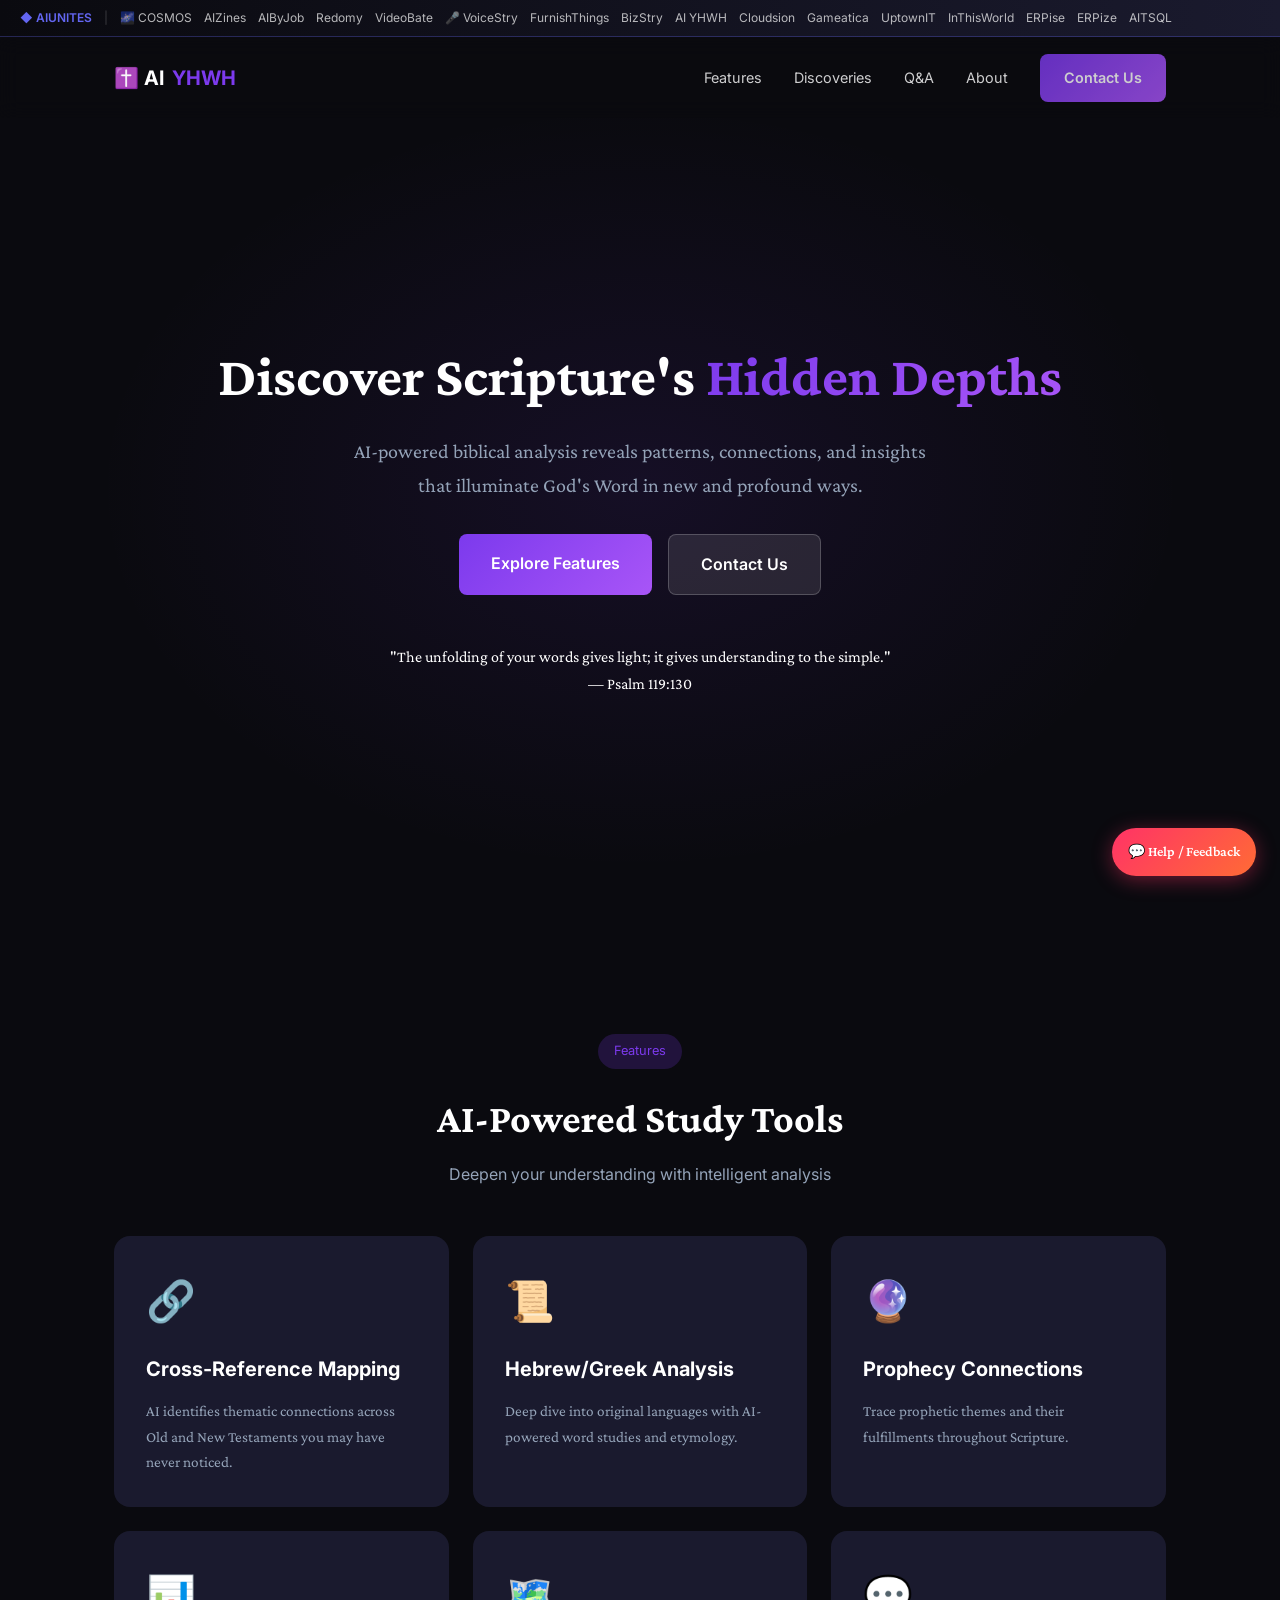
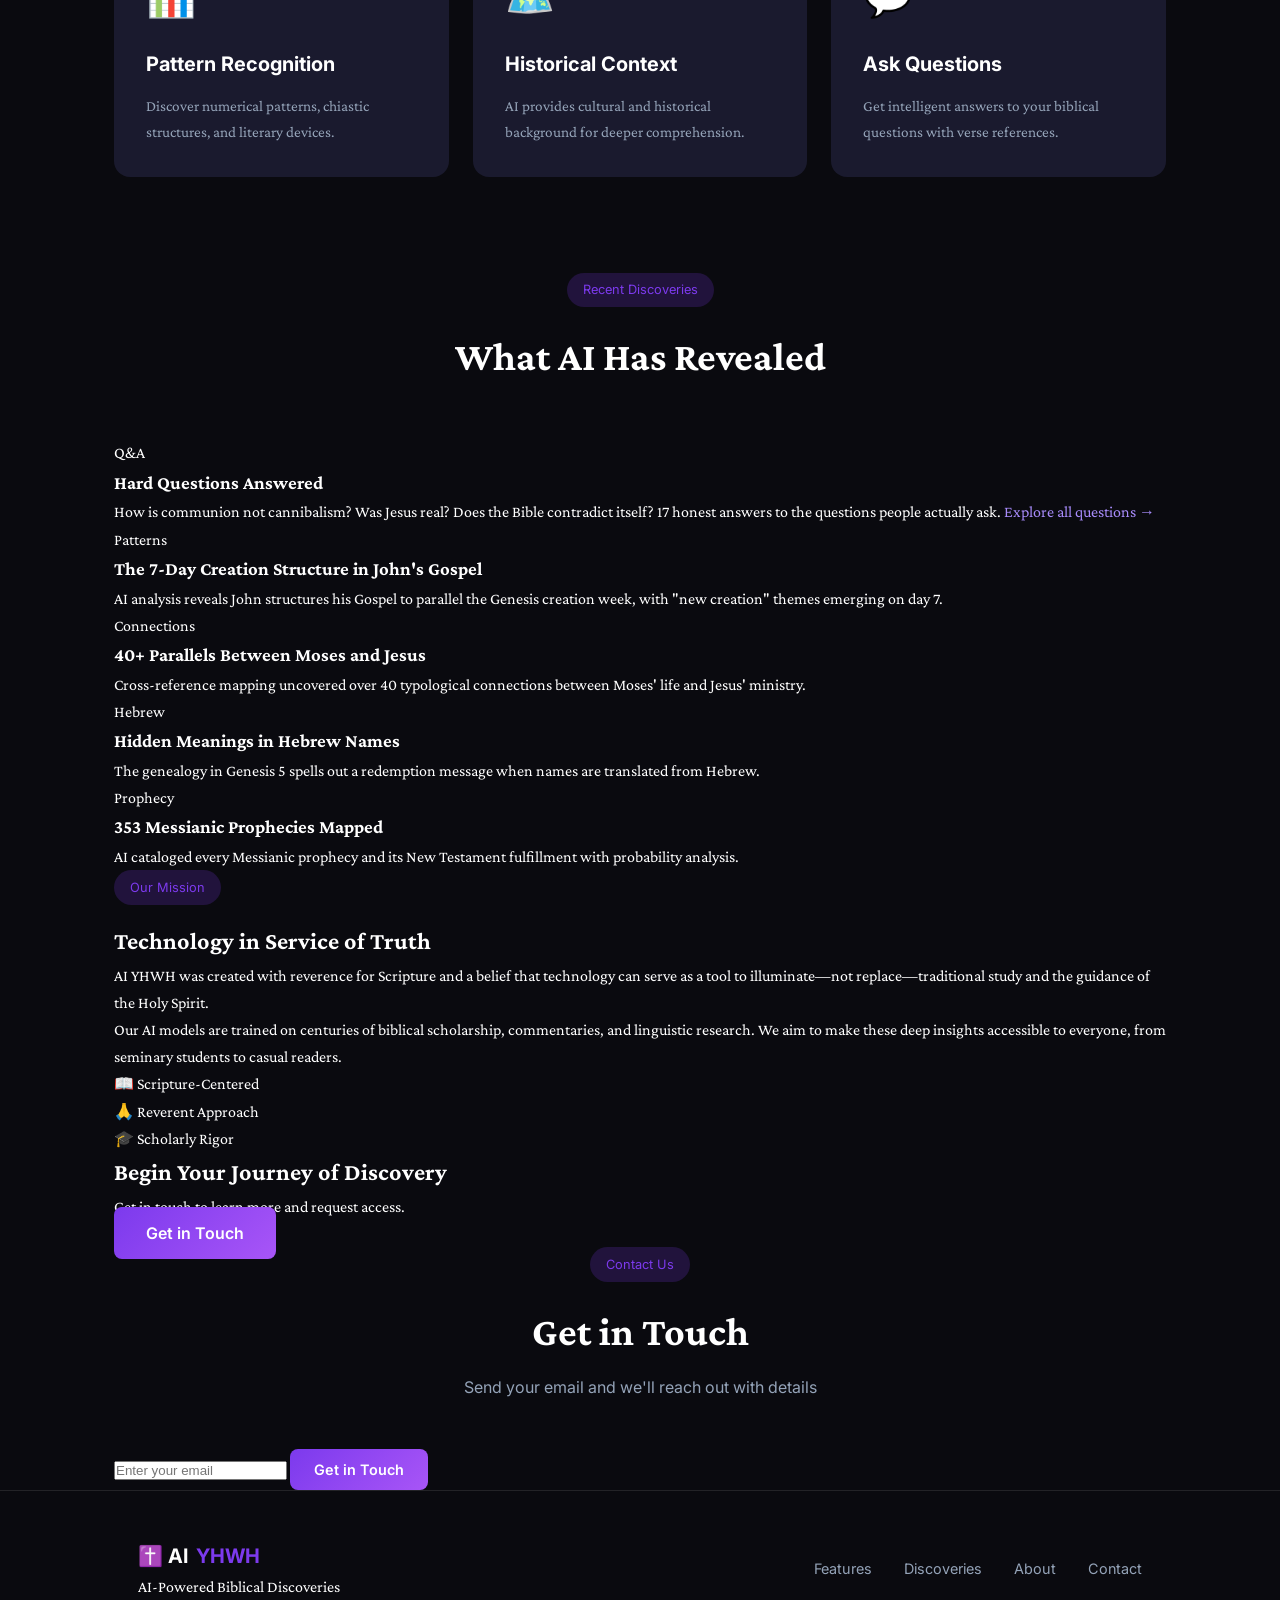
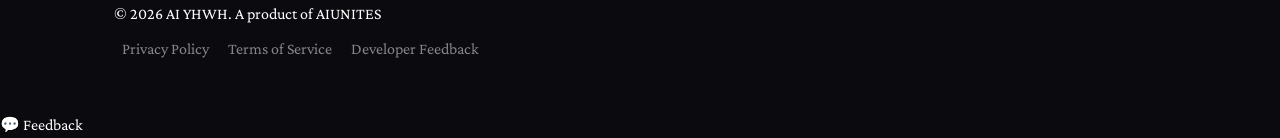
<file: index.html>
﻿<!DOCTYPE html>
<html lang="en">
<head>
  <meta charset="UTF-8">
  
  <!-- Google Analytics 4 -->
  <script async src="https://www.googletagmanager.com/gtag/js?id=G-VP15KRLV6P"></script>
  <script>
    window.dataLayer = window.dataLayer || [];
    function gtag(){dataLayer.push(arguments);}
    gtag('js', new Date());
    gtag('config', 'G-VP15KRLV6P');
  </script>

  <!-- Google AdSense -->
  <script async src="https://pagead2.googlesyndication.com/pagead/js/adsbygoogle.js?client=ca-pub-4573596965267859" crossorigin="anonymous"></script>
  
  <meta name="viewport" content="width=device-width, initial-scale=1.0">
  
  <!-- Primary Meta Tags -->
  <title>AI YHWH - AI-Powered Biblical Discoveries & Insights</title>
  <meta name="title" content="AI YHWH - AI-Powered Biblical Discoveries">
  <meta name="description" content="Explore the Bible with AI-powered insights — discover hidden patterns, cross-references, and deeper meaning in Scripture. Free to search, no signup.">
  <meta name="keywords" content="AI Bible study, biblical insights, scripture analysis, Bible AI, Christian technology, biblical patterns, Torah study, Hebrew analysis">
  <meta name="author" content="AIUNITES">
  <meta name="robots" content="index, follow">
  <link rel="canonical" href="https://aiyhwh.com/">
  
  <!-- Open Graph -->
  <meta property="og:type" content="website">
  <meta property="og:url" content="https://aiyhwh.com/">
  <meta property="og:title" content="AI YHWH - AI-Powered Biblical Discoveries">
  <meta property="og:description" content="Explore the Bible with AI-powered insights and discoveries.">
  <meta property="og:image" content="https://aiunites.github.io/aiyhwh-site/images/og-image.png">
  <meta property="og:site_name" content="AI YHWH">
  
  <!-- Twitter -->
  <meta name="twitter:card" content="summary_large_image">
  <meta name="twitter:title" content="AI YHWH - AI-Powered Biblical Discoveries">
  <meta name="twitter:description" content="Explore the Bible with AI-powered insights.">
  <meta name="twitter:image" content="https://aiunites.github.io/aiyhwh-site/images/og-image.png">
  
  <meta name="theme-color" content="#7c3aed">
  
  <script type="application/ld+json">
  {
    "@context": "https://schema.org",
    "@type": "WebApplication",
    "name": "AI YHWH",
    "url": "https://aiunites.github.io/aiyhwh-site/",
    "description": "AI-powered biblical discoveries and insights",
    "applicationCategory": "Education",
    "author": { "@type": "Organization", "name": "AIUNITES" }
  }
  </script>
  
  <link rel="preconnect" href="https://fonts.googleapis.com">
  <link rel="preconnect" href="https://fonts.gstatic.com" crossorigin>
  <link href="https://fonts.googleapis.com/css2?family=Crimson+Pro:wght@400;500;600;700&family=Inter:wght@400;500;600&display=swap" rel="stylesheet">
  <link rel="stylesheet" href="css/style.css">
  <link rel="icon" href="data:image/svg+xml,<svg xmlns='http://www.w3.org/2000/svg' viewBox='0 0 100 100'><text y='.9em' font-size='90'>✝️</text></svg>">
</head>
<body>
  <!-- AIUNITES Webring -->
  <style>.aiunites-bar{position:fixed;top:0;left:0;right:0;z-index:1100;background:linear-gradient(90deg,#0a0a0f,#1a1a2e);border-bottom:1px solid rgba(99,102,241,.3);padding:8px 0;font-size:12px}.aiunites-bar-content{max-width:1400px;margin:0 auto;padding:0 20px;display:flex;align-items:center;gap:12px;overflow-x:auto;scrollbar-width:none}.aiunites-bar-content::-webkit-scrollbar{display:none}.aiunites-bar a{color:rgba(255,255,255,.7);text-decoration:none;white-space:nowrap;transition:color .2s}.aiunites-bar a:hover{color:#fff}.aiunites-bar-brand{color:#6366f1!important;font-weight:600}.aiunites-bar-brand:hover{color:#818cf8!important}.aiunites-bar-active{color:#fff!important;text-decoration:underline;text-underline-offset:3px}.aiunites-bar-divider{color:rgba(255,255,255,.2)}.wb-arrow{display:none;position:fixed;top:0;width:36px;height:33px;align-items:center;justify-content:center;cursor:pointer;z-index:1102;border:none;padding:0;font-size:16px;line-height:1;color:rgba(255,255,255,.8);transition:color .2s,opacity .2s}.wb-arrow:hover{color:#fff}.wb-left{left:0;background:linear-gradient(90deg,#0d0d1a 55%,transparent)}.wb-right{right:0;background:linear-gradient(270deg,#0d0d1a 55%,transparent)}@media (hover:hover) and (pointer:fine){.wb-arrow{display:flex}}body{padding-top:38px!important}.nav,.site-nav,.main-nav,.landing-nav,.top-nav,nav[class*="nav"]{top:38px!important}</style>
<button class="wb-arrow wb-left" id="wb-left" aria-label="Scroll webring left">&#8249;</button>
<div class="aiunites-bar"><div class="aiunites-bar-content" id="wb-content"><a href="https://aiunites.github.io/aiunites-site/" class="aiunites-bar-brand">&#9670; AIUNITES</a><span class="aiunites-bar-divider">|</span></div></div>
<button class="wb-arrow wb-right" id="wb-right" aria-label="Scroll webring right">&#8250;</button>
<script>(function(){var IS_LOCAL=location.protocol==='file:'||location.hostname==='localhost'||location.hostname==='127.0.0.1';var BASE=IS_LOCAL?'/':'https://aiunites.github.io/';var JSON_URL=IS_LOCAL?'/aiunites-site/data/webring.json':'https://aiunites.github.io/aiunites-site/data/webring.json';var c=document.getElementById('wb-content'),l=document.getElementById('wb-left'),r=document.getElementById('wb-right');function buildBar(sites){sites.forEach(function(s){var a=document.createElement('a');a.href=(IS_LOCAL?BASE+s.repo+'/index.html':BASE+s.repo+'/');a.textContent=s.name;if(location.pathname.indexOf(s.repo)!==-1)a.className='aiunites-bar-active';c.appendChild(a);});setupArrows();}function setupArrows(){if(!c||!l||!r)return;function upd(){var atL=c.scrollLeft<8,atR=c.scrollLeft>=c.scrollWidth-c.clientWidth-8;l.style.opacity=atL?'0':'1';l.style.pointerEvents=atL?'none':'auto';r.style.opacity=atR?'0':'1';r.style.pointerEvents=atR?'none':'auto';}l.onclick=function(){c.scrollBy({left:-220,behavior:'smooth'});};r.onclick=function(){c.scrollBy({left:220,behavior:'smooth'});};c.addEventListener('scroll',upd,{passive:true});upd();}var FB=[{name:'\uD83C\uDF0C COSMOS',repo:'cosmostheopera-site'},{name:'AIZines',repo:'aizines-app'},{name:'AIByJob',repo:'aibyjob-demo'},{name:'Redomy',repo:'redomy-demo'},{name:'VideoBate',repo:'videobate-site'},{name:'\uD83C\uDFA4 VoiceStry',repo:'voicestry-site'},{name:'FurnishThings',repo:'furnishthings-site'},{name:'BizStry',repo:'bizstry-site'},{name:'AI YHWH',repo:'aiyhwh-site'},{name:'Cloudsion',repo:'cloudsion-site'},{name:'Gameatica',repo:'gameatica-site'},{name:'UptownIT',repo:'uptownit-site'},{name:'InThisWorld',repo:'inthisworld-site'},{name:'ERPise',repo:'erpise-site'},{name:'ERPize',repo:'erpize-site'},{name:'AITSQL',repo:'aitsql-site'}];fetch(JSON_URL).then(function(r){return r.json();}).then(buildBar).catch(function(){buildBar(FB);});})()</script>

  <nav class="nav">
    <div class="container nav-container">
      <a href="#" class="logo">✝️ AI<span>YHWH</span></a>
      <div class="nav-links" id="ay-nav">
        <a href="#features" onclick="ayClose()">Features</a>
        <a href="#discoveries" onclick="ayClose()">Discoveries</a>
        <a href="qa.html">Q&amp;A</a>
        <a href="#about" onclick="ayClose()">About</a>
        <a href="#contact" class="btn btn-primary" onclick="ayClose()">Contact Us</a>
      </div>
      <button class="nav-hamburger" id="ay-hbg" aria-label="Menu" onclick="this.classList.toggle('open');document.getElementById('ay-nav').classList.toggle('open')"><span></span><span></span><span></span></button>
    </div>
  </nav>
  <script>function ayClose(){document.getElementById('ay-nav').classList.remove('open');document.getElementById('ay-hbg').classList.remove('open');}</script>

  <section class="hero">
    <div class="container">
            <h1>Discover Scripture's <span class="gradient-text">Hidden Depths</span></h1>
      <p class="hero-sub">AI-powered biblical analysis reveals patterns, connections, and insights that illuminate God's Word in new and profound ways.</p>
      <div class="hero-cta">
        <a href="#discoveries" class="btn btn-primary btn-lg">Explore Features</a>
        <a href="#contact" class="btn btn-secondary btn-lg">Contact Us</a>
      </div>
      <div class="hero-verse">
        <p>"The unfolding of your words gives light; it gives understanding to the simple."</p>
        <span>— Psalm 119:130</span>
      </div>
    </div>
  </section>

  <section class="features" id="features">
    <div class="container">
      <div class="section-header">
        <span class="badge">Features</span>
        <h2>AI-Powered Study Tools</h2>
        <p>Deepen your understanding with intelligent analysis</p>
      </div>
      <div class="features-grid">
        <div class="feature-card">
          <div class="feature-icon">🔗</div>
          <h3>Cross-Reference Mapping</h3>
          <p>AI identifies thematic connections across Old and New Testaments you may have never noticed.</p>
        </div>
        <div class="feature-card">
          <div class="feature-icon">📜</div>
          <h3>Hebrew/Greek Analysis</h3>
          <p>Deep dive into original languages with AI-powered word studies and etymology.</p>
        </div>
        <div class="feature-card">
          <div class="feature-icon">🔮</div>
          <h3>Prophecy Connections</h3>
          <p>Trace prophetic themes and their fulfillments throughout Scripture.</p>
        </div>
        <div class="feature-card">
          <div class="feature-icon">📊</div>
          <h3>Pattern Recognition</h3>
          <p>Discover numerical patterns, chiastic structures, and literary devices.</p>
        </div>
        <div class="feature-card">
          <div class="feature-icon">🗺️</div>
          <h3>Historical Context</h3>
          <p>AI provides cultural and historical background for deeper comprehension.</p>
        </div>
        <div class="feature-card">
          <div class="feature-icon">💬</div>
          <h3>Ask Questions</h3>
          <p>Get intelligent answers to your biblical questions with verse references.</p>
        </div>
      </div>
    </div>
  </section>

  <section class="discoveries" id="discoveries">
    <div class="container">
      <div class="section-header">
        <span class="badge">Recent Discoveries</span>
        <h2>What AI Has Revealed</h2>
      </div>
      <div class="discoveries-grid">
        <div class="discovery-card">
          <span class="discovery-tag">Q&amp;A</span>
          <h3><a href="qa.html" style="color:inherit;text-decoration:none;">Hard Questions Answered</a></h3>
          <p>How is communion not cannibalism? Was Jesus real? Does the Bible contradict itself? 17 honest answers to the questions people actually ask. <a href="qa.html" style="color:#a78bfa;">Explore all questions &rarr;</a></p>
        </div>
        <div class="discovery-card">
          <span class="discovery-tag">Patterns</span>
          <h3>The 7-Day Creation Structure in John's Gospel</h3>
          <p>AI analysis reveals John structures his Gospel to parallel the Genesis creation week, with "new creation" themes emerging on day 7.</p>
        </div>
        <div class="discovery-card">
          <span class="discovery-tag">Connections</span>
          <h3>40+ Parallels Between Moses and Jesus</h3>
          <p>Cross-reference mapping uncovered over 40 typological connections between Moses' life and Jesus' ministry.</p>
        </div>
        <div class="discovery-card">
          <span class="discovery-tag">Hebrew</span>
          <h3>Hidden Meanings in Hebrew Names</h3>
          <p>The genealogy in Genesis 5 spells out a redemption message when names are translated from Hebrew.</p>
        </div>
        <div class="discovery-card">
          <span class="discovery-tag">Prophecy</span>
          <h3>353 Messianic Prophecies Mapped</h3>
          <p>AI cataloged every Messianic prophecy and its New Testament fulfillment with probability analysis.</p>
        </div>
      </div>
    </div>
  </section>

  <section class="about" id="about">
    <div class="container">
      <div class="about-content">
        <span class="badge">Our Mission</span>
        <h2>Technology in Service of Truth</h2>
        <p>AI YHWH was created with reverence for Scripture and a belief that technology can serve as a tool to illuminate—not replace—traditional study and the guidance of the Holy Spirit.</p>
        <p>Our AI models are trained on centuries of biblical scholarship, commentaries, and linguistic research. We aim to make these deep insights accessible to everyone, from seminary students to casual readers.</p>
        <div class="about-values">
          <div class="value">
            <span class="value-icon">📖</span>
            <span>Scripture-Centered</span>
          </div>
          <div class="value">
            <span class="value-icon">🙏</span>
            <span>Reverent Approach</span>
          </div>
          <div class="value">
            <span class="value-icon">🎓</span>
            <span>Scholarly Rigor</span>
          </div>
        </div>
      </div>
    </div>
  </section>

  <section class="cta-section">
    <div class="container">
      <h2>Begin Your Journey of Discovery</h2>
      <p>Get in touch to learn more and request access.</p>
      <a href="#contact" class="btn btn-primary btn-lg">Get in Touch</a>
    </div>
  </section>

  <section class="contact" id="contact">
    <div class="container">
      <div class="section-header">
        <span class="badge">Contact Us</span>
        <h2>Get in Touch</h2>
        <p>Send your email and we'll reach out with details</p>
      </div>
      <form class="signup-form" id="signup-form">
        <input type="email" placeholder="Enter your email" required>
        <button type="submit" class="btn btn-primary">Get in Touch</button>
      </form>
    </div>
  </section>

  <footer class="footer">
    <div class="container">
      <div class="footer-content">
        <div class="footer-brand">
          <span class="logo">✝️ AI<span>YHWH</span></span>
          <p>AI-Powered Biblical Discoveries</p>
        </div>
        <div class="footer-links">
          <a href="#features">Features</a>
          <a href="#discoveries">Discoveries</a>
          <a href="#about">About</a>
          <a href="#contact">Contact</a>
        </div>
      </div>
      <div class="footer-bottom">
                <p>&copy; 2026 AI YHWH. A product of <a href="https://aiunites.github.io/aiunites-site">AIUNITES</a></p>
        <div class="footer-legal" style="margin-top:8px;">
          <a href="https://aiunites.github.io/aiunites-site/legal.html#privacy" style="color:rgba(255,255,255,0.5);margin:0 8px;">Privacy Policy</a>
          <a href="https://aiunites.github.io/aiunites-site/legal.html#terms" style="color:rgba(255,255,255,0.5);margin:0 8px;">Terms of Service</a>
          <a href="https://github.com/AIUNITES/aiyhwh-site/issues" target="_blank" style="color:rgba(255,255,255,0.5);margin:0 8px;">Developer Feedback</a>
        </div>
      </div>
    </div>
  </footer>

  <a href="https://docs.google.com/forms/d/e/1FAIpQLSeQUi49AdTBRjetz5MDFQgMIkm9-vOMb_ARKwYEz41j_Nfiwg/viewform?usp=pp_url&entry.2053726945=AI_YHWH" target="_blank" class="feedback-btn">💬 Feedback</a>

  <script>
    document.getElementById('signup-form').addEventListener('submit', function(e) {
      e.preventDefault();
      const email = this.querySelector('input').value;
      const btn = this.querySelector('button');
      
      // Submit to Google Forms
      fetch('https://docs.google.com/forms/d/e/1FAIpQLSeQUi49AdTBRjetz5MDFQgMIkm9-vOMb_ARKwYEz41j_Nfiwg/formResponse?entry.904300305=' + encodeURIComponent(email) + '&entry.2053726945=AI_YHWH', {
        method: 'POST',
        mode: 'no-cors'
      });
      
      btn.textContent = '✓ You\'re on the list!';
      btn.style.background = '#10b981';
      this.querySelector('input').value = '';
      setTimeout(() => { btn.textContent = 'Get in Touch'; btn.style.background = ''; }, 3000);
    });
  </script>

  <!-- Floating Help Button -->
  <style>.help-fab{position:fixed;bottom:24px;right:24px;width:auto;padding:0 16px;height:48px;background:linear-gradient(135deg,#ff3366,#ff6b35);border-radius:24px;display:flex;align-items:center;gap:8px;font-size:14px;font-weight:600;color:#fff;text-decoration:none;box-shadow:0 4px 20px rgba(255,51,102,0.4);transition:all 0.3s;z-index:9999;}.help-fab:hover{transform:scale(1.05);box-shadow:0 6px 30px rgba(255,51,102,0.5);}</style>
  <a href="https://docs.google.com/forms/d/e/1FAIpQLSeQUi49AdTBRjetz5MDFQgMIkm9-vOMb_ARKwYEz41j_Nfiwg/viewform?usp=pp_url&entry.2053726945=AI+YHWH" target="_blank" class="help-fab">💬 Help / Feedback</a>

</body>
</html>
</file>
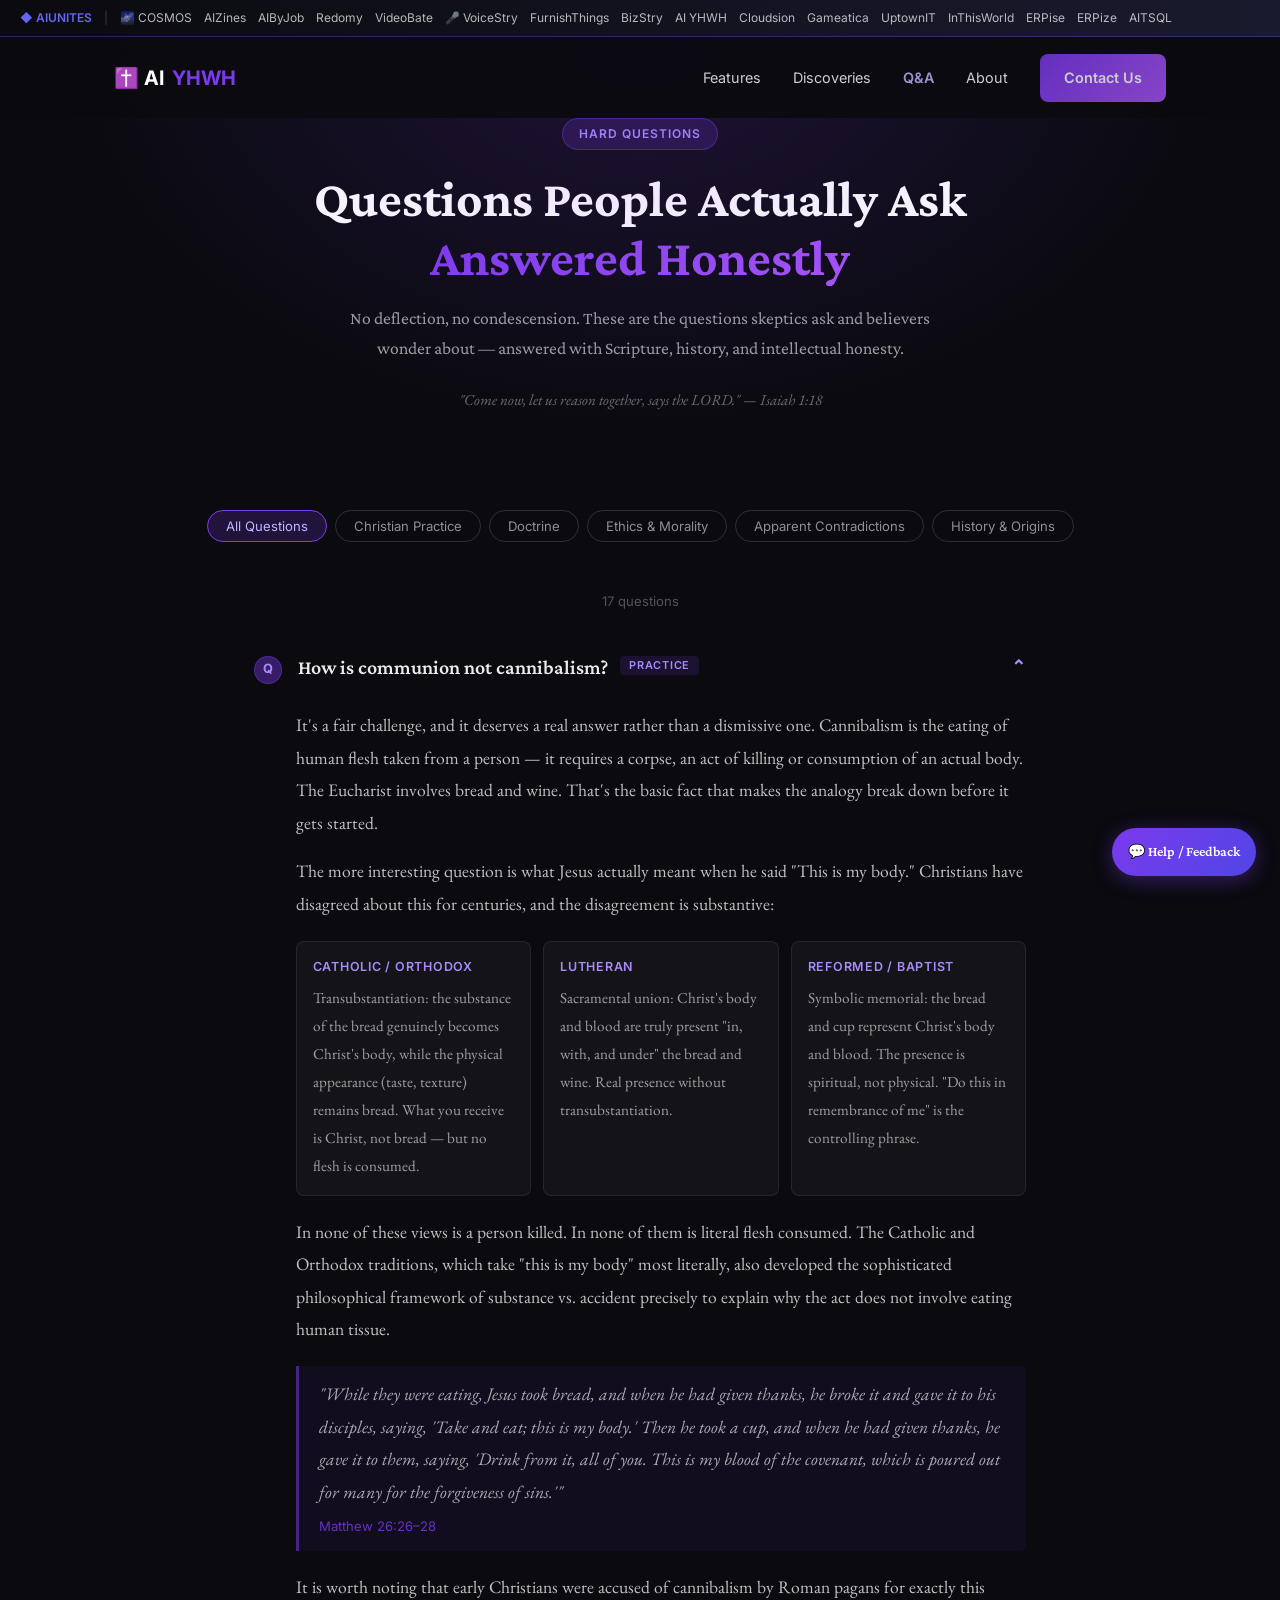
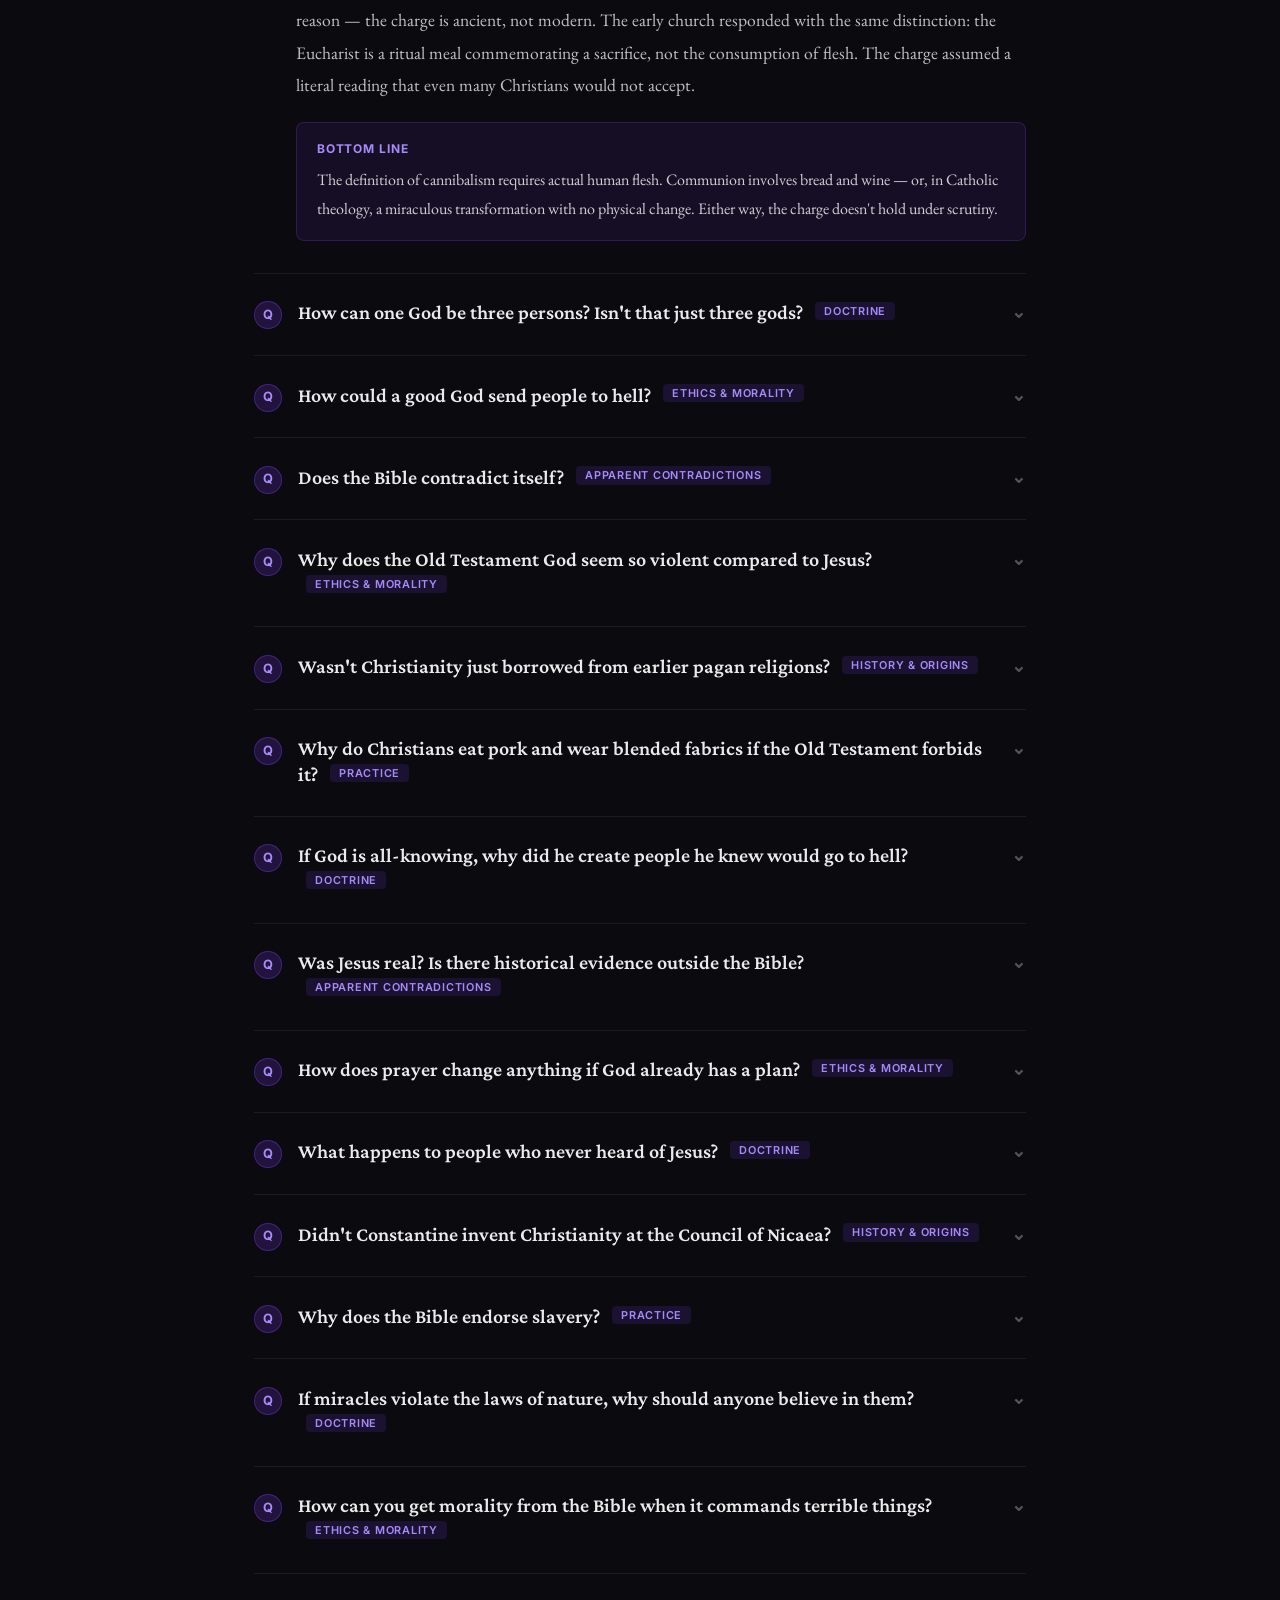
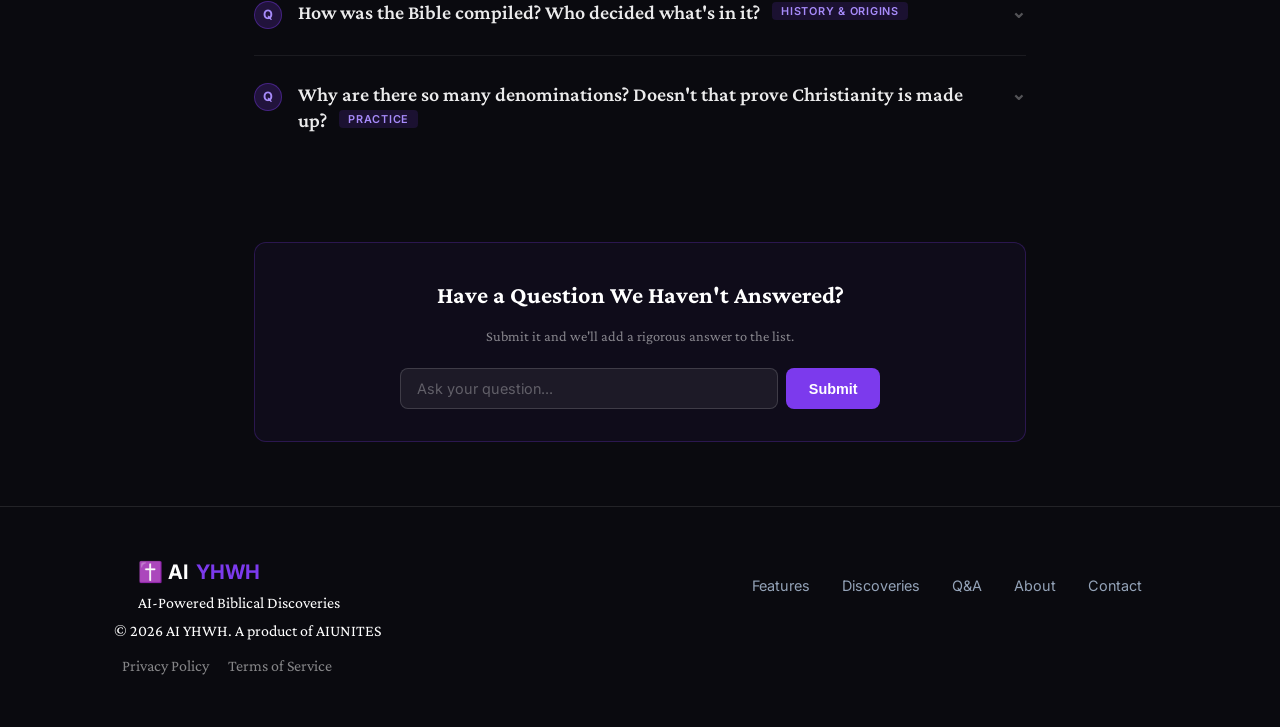
<file: qa.html>
﻿<!DOCTYPE html>
<html lang="en">
<head>
  <meta charset="UTF-8">

  <!-- Google Analytics 4 -->
  <script async src="https://www.googletagmanager.com/gtag/js?id=G-VP15KRLV6P"></script>
  <script>window.dataLayer=window.dataLayer||[];function gtag(){dataLayer.push(arguments);}gtag('js',new Date());gtag('config','G-VP15KRLV6P');</script>

  <!-- Google AdSense -->
  <script async src="https://pagead2.googlesyndication.com/pagead/js/adsbygoogle.js?client=ca-pub-4573596965267859" crossorigin="anonymous"></script>

  <meta name="viewport" content="width=device-width, initial-scale=1.0">
  <title>Hard Questions Answered — AI YHWH Biblical Q&A</title>
  <meta name="description" content="Honest answers to the hardest biblical questions. Communion and cannibalism, the Trinity, hell, contradictions — answered with scholarly rigor and intellectual honesty.">
  <meta name="keywords" content="biblical questions answered, is communion cannibalism, hard Bible questions, Christian apologetics, Bible contradictions explained, AI Bible study">
  <meta name="author" content="AIUNITES">
  <meta name="robots" content="index, follow">
  <link rel="canonical" href="https://aiyhwh.com/qa.html">

  <meta property="og:type" content="article">
  <meta property="og:url" content="https://aiyhwh.com/qa.html">
  <meta property="og:title" content="Hard Questions Answered — AI YHWH Biblical Q&A">
  <meta property="og:description" content="Honest, rigorous answers to the questions people actually ask about Scripture.">
  <meta property="og:image" content="https://aiunites.github.io/aiyhwh-site/images/og-image.png">
  <meta property="og:site_name" content="AI YHWH">

  <meta name="theme-color" content="#7c3aed">

  <script type="application/ld+json">
  {
    "@context": "https://schema.org",
    "@type": "FAQPage",
    "name": "Hard Biblical Questions Answered",
    "url": "https://aiyhwh.com/qa.html",
    "mainEntity": [
      {
        "@type": "Question",
        "name": "How is communion not cannibalism?",
        "acceptedAnswer": {
          "@type": "Answer",
          "text": "Communion involves bread and wine — physical substances — not flesh and blood. The distinction turns on what Jesus meant by 'This is my body.' Catholics hold to transubstantiation: the substance changes while the accidents (appearance, taste) remain bread. Most Protestants hold to symbolic or spiritual presence. In either case, the act involves no killing, no corpse, no flesh consumed. Cannibalism is the consumption of human flesh taken from a person. The Eucharist, however understood, does not meet that definition."
        }
      },
      {
        "@type": "Question",
        "name": "How can one God be three persons?",
        "acceptedAnswer": {
          "@type": "Answer",
          "text": "The Trinity does not claim three separate Gods, which would be tritheism. It claims one divine being who eternally exists as three distinct persons sharing one essence. The analogy breaks down quickly with everyday objects — a triangle has three sides but is one shape — because persons are not properties. The doctrine emerged from the data of Scripture: the Father is called God, the Son is called God, the Spirit is called God, yet they speak to each other as distinct. The Trinity is the Church's attempt to hold all three affirmations without contradicting monotheism."
        }
      }
    ]
  }
  </script>

  <link rel="preconnect" href="https://fonts.googleapis.com">
  <link rel="preconnect" href="https://fonts.gstatic.com" crossorigin>
  <link href="https://fonts.googleapis.com/css2?family=Crimson+Pro:ital,wght@0,400;0,500;0,600;0,700;1,400;1,600&family=Inter:wght@400;500;600&family=EB+Garamond:ital,wght@0,400;0,500;1,400&display=swap" rel="stylesheet">
  <link rel="stylesheet" href="css/style.css">
  <link rel="icon" href="data:image/svg+xml,<svg xmlns='http://www.w3.org/2000/svg' viewBox='0 0 100 100'><text y='.9em' font-size='90'>✝️</text></svg>">

  <style>
    /* ── Q&A page styles ── */
    .qa-hero {
      padding: 5rem 0 3rem;
      text-align: center;
      position: relative;
    }
    .qa-hero::before {
      content: '';
      position: absolute;
      inset: 0;
      background: radial-gradient(ellipse at 50% 0%, rgba(124,58,237,.18) 0%, transparent 65%);
      pointer-events: none;
    }
    .qa-hero .badge { display: inline-block; padding: 5px 16px; border-radius: 20px; border: 1px solid rgba(124,58,237,.4); color: #a78bfa; font-size: .75rem; font-weight: 600; letter-spacing: .08em; text-transform: uppercase; margin-bottom: 1.25rem; }
    .qa-hero h1 { font-family: 'Crimson Pro', serif; font-size: clamp(2rem, 5vw, 3.2rem); font-weight: 700; line-height: 1.15; margin-bottom: 1rem; }
    .qa-hero p { color: rgba(255,255,255,.6); font-size: 1.1rem; max-width: 600px; margin: 0 auto 1rem; line-height: 1.7; }
    .qa-hero .verse { font-family: 'EB Garamond', serif; font-style: italic; color: rgba(255,255,255,.4); font-size: .95rem; margin-top: 1.5rem; }

    /* Category filter */
    .qa-filter { display: flex; gap: 8px; justify-content: center; flex-wrap: wrap; margin: 2rem 0 3rem; padding: 0 1rem; }
    .qa-filter button { padding: 7px 18px; border-radius: 20px; border: 1px solid rgba(255,255,255,.15); background: transparent; color: rgba(255,255,255,.55); font-size: .82rem; font-family: 'Inter', sans-serif; cursor: pointer; transition: all .2s; }
    .qa-filter button:hover { border-color: rgba(124,58,237,.6); color: #a78bfa; }
    .qa-filter button.active { background: rgba(124,58,237,.2); border-color: #7c3aed; color: #c4b5fd; }

    /* Q&A list */
    .qa-section { max-width: 820px; margin: 0 auto; padding: 0 1.5rem 5rem; }
    .qa-item { border-bottom: 1px solid rgba(255,255,255,.07); margin-bottom: 0; }
    .qa-item:last-child { border-bottom: none; }

    .qa-question {
      width: 100%;
      background: none;
      border: none;
      text-align: left;
      padding: 1.6rem 0;
      cursor: pointer;
      display: flex;
      align-items: flex-start;
      gap: 1rem;
      font-family: 'Crimson Pro', serif;
      font-size: 1.25rem;
      font-weight: 600;
      color: rgba(255,255,255,.92);
      line-height: 1.3;
      transition: color .2s;
    }
    .qa-question:hover { color: #c4b5fd; }
    .qa-question .q-icon {
      flex-shrink: 0;
      width: 28px;
      height: 28px;
      border-radius: 50%;
      background: rgba(124,58,237,.2);
      border: 1px solid rgba(124,58,237,.4);
      display: flex;
      align-items: center;
      justify-content: center;
      font-size: .8rem;
      font-family: 'Inter', sans-serif;
      font-weight: 700;
      color: #a78bfa;
      margin-top: 2px;
      transition: background .2s;
    }
    .qa-question.open .q-icon { background: rgba(124,58,237,.4); }
    .qa-question .q-arrow {
      margin-left: auto;
      flex-shrink: 0;
      color: rgba(255,255,255,.3);
      font-size: 1.1rem;
      transition: transform .3s, color .2s;
      padding-top: 2px;
    }
    .qa-question.open .q-arrow { transform: rotate(180deg); color: #a78bfa; }

    .qa-answer {
      display: none;
      padding: 0 0 2rem 2.6rem;
    }
    .qa-answer.open { display: block; }

    .qa-answer p {
      font-family: 'EB Garamond', serif;
      font-size: 1.1rem;
      line-height: 1.85;
      color: rgba(255,255,255,.75);
      margin-bottom: 1rem;
    }
    .qa-answer p:last-child { margin-bottom: 0; }

    .qa-answer .verse-block {
      border-left: 3px solid rgba(124,58,237,.5);
      padding: .75rem 1.25rem;
      margin: 1.25rem 0;
      background: rgba(124,58,237,.07);
      border-radius: 0 6px 6px 0;
    }
    .qa-answer .verse-block p {
      font-style: italic;
      color: rgba(255,255,255,.65);
      margin: 0 0 .25rem;
    }
    .qa-answer .verse-block cite {
      font-size: .82rem;
      color: rgba(124,58,237,.8);
      font-family: 'Inter', sans-serif;
      font-style: normal;
    }

    .qa-answer .tradition-grid {
      display: grid;
      grid-template-columns: repeat(auto-fit, minmax(200px, 1fr));
      gap: .75rem;
      margin: 1.25rem 0;
    }
    .tradition-card {
      background: rgba(255,255,255,.04);
      border: 1px solid rgba(255,255,255,.08);
      border-radius: 8px;
      padding: .9rem 1rem;
    }
    .tradition-card strong {
      display: block;
      font-family: 'Inter', sans-serif;
      font-size: .78rem;
      font-weight: 600;
      text-transform: uppercase;
      letter-spacing: .06em;
      color: #a78bfa;
      margin-bottom: .4rem;
    }
    .tradition-card p {
      font-size: .95rem;
      margin: 0;
      color: rgba(255,255,255,.6);
    }

    .qa-answer .bottom-line {
      background: rgba(124,58,237,.1);
      border: 1px solid rgba(124,58,237,.25);
      border-radius: 8px;
      padding: 1rem 1.25rem;
      margin-top: 1.25rem;
    }
    .qa-answer .bottom-line strong {
      font-family: 'Inter', sans-serif;
      font-size: .75rem;
      font-weight: 700;
      text-transform: uppercase;
      letter-spacing: .08em;
      color: #a78bfa;
      display: block;
      margin-bottom: .35rem;
    }
    .qa-answer .bottom-line p { color: rgba(255,255,255,.8); margin: 0; font-size: 1rem; }

    .category-tag {
      display: inline-block;
      font-family: 'Inter', sans-serif;
      font-size: .68rem;
      font-weight: 600;
      text-transform: uppercase;
      letter-spacing: .07em;
      padding: 2px 9px;
      border-radius: 4px;
      margin-bottom: .5rem;
      background: rgba(124,58,237,.15);
      color: #a78bfa;
      vertical-align: middle;
      margin-left: .5rem;
    }

    .qa-count { text-align: center; color: rgba(255,255,255,.3); font-size: .82rem; font-family: 'Inter', sans-serif; margin-bottom: 1rem; }

    /* suggest box */
    .qa-suggest { max-width: 820px; margin: 0 auto 4rem; padding: 0 1.5rem; }
    .qa-suggest-inner {
      border: 1px solid rgba(124,58,237,.25);
      border-radius: 12px;
      padding: 2rem;
      text-align: center;
      background: rgba(124,58,237,.05);
    }
    .qa-suggest h3 { font-family: 'Crimson Pro', serif; font-size: 1.5rem; margin-bottom: .5rem; }
    .qa-suggest p { color: rgba(255,255,255,.5); font-size: .9rem; margin-bottom: 1.25rem; }
    .qa-suggest form { display: flex; gap: .5rem; max-width: 480px; margin: 0 auto; }
    .qa-suggest input {
      flex: 1;
      background: rgba(255,255,255,.06);
      border: 1px solid rgba(255,255,255,.15);
      border-radius: 8px;
      padding: .7rem 1rem;
      color: #fff;
      font-size: .9rem;
      font-family: 'Inter', sans-serif;
      outline: none;
      transition: border .2s;
    }
    .qa-suggest input:focus { border-color: rgba(124,58,237,.6); }
    .qa-suggest input::placeholder { color: rgba(255,255,255,.3); }
    .qa-suggest button { padding: .7rem 1.4rem; background: #7c3aed; border: none; border-radius: 8px; color: #fff; font-size: .9rem; font-weight: 600; cursor: pointer; transition: background .2s; white-space: nowrap; }
    .qa-suggest button:hover { background: #6d28d9; }

    @media (max-width: 600px) {
      .qa-question { font-size: 1.1rem; }
      .qa-answer { padding-left: 1.5rem; }
      .qa-suggest form { flex-direction: column; }
    }
  </style>
</head>
<body>

  <!-- AIUNITES Webring -->
  <style>.aiunites-bar{position:fixed;top:0;left:0;right:0;z-index:1100;background:linear-gradient(90deg,#0a0a0f,#1a1a2e);border-bottom:1px solid rgba(99,102,241,.3);padding:8px 0;font-size:12px}.aiunites-bar-content{max-width:1400px;margin:0 auto;padding:0 20px;display:flex;align-items:center;gap:12px;overflow-x:auto;scrollbar-width:none}.aiunites-bar-content::-webkit-scrollbar{display:none}.aiunites-bar a{color:rgba(255,255,255,.7);text-decoration:none;white-space:nowrap;transition:color .2s}.aiunites-bar a:hover{color:#fff}.aiunites-bar-brand{color:#6366f1!important;font-weight:600}.aiunites-bar-brand:hover{color:#818cf8!important}.aiunites-bar-active{color:#fff!important;text-decoration:underline;text-underline-offset:3px}.aiunites-bar-divider{color:rgba(255,255,255,.2)}.wb-arrow{display:none;position:fixed;top:0;width:36px;height:33px;align-items:center;justify-content:center;cursor:pointer;z-index:1102;border:none;padding:0;font-size:16px;line-height:1;color:rgba(255,255,255,.8);transition:color .2s,opacity .2s}.wb-arrow:hover{color:#fff}.wb-left{left:0;background:linear-gradient(90deg,#0d0d1a 55%,transparent)}.wb-right{right:0;background:linear-gradient(270deg,#0d0d1a 55%,transparent)}@media (hover:hover) and (pointer:fine){.wb-arrow{display:flex}}body{padding-top:38px!important}.nav,.site-nav,.main-nav,.landing-nav,.top-nav,nav[class*="nav"]{top:38px!important}</style>
<button class="wb-arrow wb-left" id="wb-left" aria-label="Scroll webring left">&#8249;</button>
<div class="aiunites-bar"><div class="aiunites-bar-content" id="wb-content"><a href="https://aiunites.github.io/aiunites-site/" class="aiunites-bar-brand">&#9670; AIUNITES</a><span class="aiunites-bar-divider">|</span></div></div>
<button class="wb-arrow wb-right" id="wb-right" aria-label="Scroll webring right">&#8250;</button>
<script>(function(){var IS_LOCAL=location.protocol==='file:'||location.hostname==='localhost'||location.hostname==='127.0.0.1';var BASE=IS_LOCAL?'/':'https://aiunites.github.io/';var JSON_URL=IS_LOCAL?'/aiunites-site/data/webring.json':'https://aiunites.github.io/aiunites-site/data/webring.json';var c=document.getElementById('wb-content'),l=document.getElementById('wb-left'),r=document.getElementById('wb-right');function buildBar(sites){sites.forEach(function(s){var a=document.createElement('a');a.href=(IS_LOCAL?BASE+s.repo+'/index.html':BASE+s.repo+'/');a.textContent=s.name;if(location.pathname.indexOf(s.repo)!==-1)a.className='aiunites-bar-active';c.appendChild(a);});setupArrows();}function setupArrows(){if(!c||!l||!r)return;function upd(){var atL=c.scrollLeft<8,atR=c.scrollLeft>=c.scrollWidth-c.clientWidth-8;l.style.opacity=atL?'0':'1';l.style.pointerEvents=atL?'none':'auto';r.style.opacity=atR?'0':'1';r.style.pointerEvents=atR?'none':'auto';}l.onclick=function(){c.scrollBy({left:-220,behavior:'smooth'});};r.onclick=function(){c.scrollBy({left:220,behavior:'smooth'});};c.addEventListener('scroll',upd,{passive:true});upd();}var FB=[{name:'\uD83C\uDF0C COSMOS',repo:'cosmostheopera-site'},{name:'AIZines',repo:'aizines-app'},{name:'AIByJob',repo:'aibyjob-demo'},{name:'Redomy',repo:'redomy-demo'},{name:'VideoBate',repo:'videobate-site'},{name:'\uD83C\uDFA4 VoiceStry',repo:'voicestry-site'},{name:'FurnishThings',repo:'furnishthings-site'},{name:'BizStry',repo:'bizstry-site'},{name:'AI YHWH',repo:'aiyhwh-site'},{name:'Cloudsion',repo:'cloudsion-site'},{name:'Gameatica',repo:'gameatica-site'},{name:'UptownIT',repo:'uptownit-site'},{name:'InThisWorld',repo:'inthisworld-site'},{name:'ERPise',repo:'erpise-site'},{name:'ERPize',repo:'erpize-site'},{name:'AITSQL',repo:'aitsql-site'}];fetch(JSON_URL).then(function(r){return r.json();}).then(buildBar).catch(function(){buildBar(FB);});})()</script>

  <nav class="nav">
    <div class="container nav-container">
      <a href="index.html" class="logo">&#10013;&#65039; AI<span>YHWH</span></a>
      <div class="nav-links" id="ay-nav">
        <a href="index.html#features" onclick="ayClose()">Features</a>
        <a href="index.html#discoveries" onclick="ayClose()">Discoveries</a>
        <a href="qa.html" style="color:#c4b5fd;font-weight:600;">Q&amp;A</a>
        <a href="index.html#about" onclick="ayClose()">About</a>
        <a href="index.html#contact" class="btn btn-primary" onclick="ayClose()">Contact Us</a>
      </div>
      <button class="nav-hamburger" id="ay-hbg" aria-label="Menu" onclick="this.classList.toggle('open');document.getElementById('ay-nav').classList.toggle('open')"><span></span><span></span><span></span></button>
    </div>
  </nav>
  <script>function ayClose(){document.getElementById('ay-nav').classList.remove('open');document.getElementById('ay-hbg').classList.remove('open');}</script>

  <!-- Hero -->
  <section class="qa-hero">
    <div class="container">
      <span class="badge">Hard Questions</span>
      <h1>Questions People Actually Ask<br><span class="gradient-text">Answered Honestly</span></h1>
      <p>No deflection, no condescension. These are the questions skeptics ask and believers wonder about — answered with Scripture, history, and intellectual honesty.</p>
      <p class="verse">"Come now, let us reason together, says the LORD." — Isaiah 1:18</p>
    </div>
  </section>

  <!-- Filter -->
  <div class="qa-filter">
    <button class="active" data-cat="all">All Questions</button>
    <button data-cat="practice">Christian Practice</button>
    <button data-cat="doctrine">Doctrine</button>
    <button data-cat="ethics">Ethics &amp; Morality</button>
    <button data-cat="contradictions">Apparent Contradictions</button>
    <button data-cat="history">History &amp; Origins</button>
  </div>

  <!-- Q&A List -->
  <div class="qa-section">
    <div class="qa-count" id="qa-count">17 questions</div>

    <!-- Q1 -->
    <div class="qa-item" data-cat="practice">
      <button class="qa-question" onclick="toggleQA(this)">
        <span class="q-icon">Q</span>
        <span>How is communion not cannibalism? <span class="category-tag">Practice</span></span>
        <span class="q-arrow">&#8964;</span>
      </button>
      <div class="qa-answer">
        <p>It's a fair challenge, and it deserves a real answer rather than a dismissive one. Cannibalism is the eating of human flesh taken from a person — it requires a corpse, an act of killing or consumption of an actual body. The Eucharist involves bread and wine. That's the basic fact that makes the analogy break down before it gets started.</p>
        <p>The more interesting question is what Jesus actually meant when he said "This is my body." Christians have disagreed about this for centuries, and the disagreement is substantive:</p>
        <div class="tradition-grid">
          <div class="tradition-card">
            <strong>Catholic / Orthodox</strong>
            <p>Transubstantiation: the substance of the bread genuinely becomes Christ's body, while the physical appearance (taste, texture) remains bread. What you receive is Christ, not bread — but no flesh is consumed.</p>
          </div>
          <div class="tradition-card">
            <strong>Lutheran</strong>
            <p>Sacramental union: Christ's body and blood are truly present "in, with, and under" the bread and wine. Real presence without transubstantiation.</p>
          </div>
          <div class="tradition-card">
            <strong>Reformed / Baptist</strong>
            <p>Symbolic memorial: the bread and cup represent Christ's body and blood. The presence is spiritual, not physical. "Do this in remembrance of me" is the controlling phrase.</p>
          </div>
        </div>
        <p>In none of these views is a person killed. In none of them is literal flesh consumed. The Catholic and Orthodox traditions, which take "this is my body" most literally, also developed the sophisticated philosophical framework of substance vs. accident precisely to explain why the act does not involve eating human tissue.</p>
        <div class="verse-block">
          <p>"While they were eating, Jesus took bread, and when he had given thanks, he broke it and gave it to his disciples, saying, 'Take and eat; this is my body.' Then he took a cup, and when he had given thanks, he gave it to them, saying, 'Drink from it, all of you. This is my blood of the covenant, which is poured out for many for the forgiveness of sins.'"</p>
          <cite>Matthew 26:26–28</cite>
        </div>
        <p>It is worth noting that early Christians were accused of cannibalism by Roman pagans for exactly this reason — the charge is ancient, not modern. The early church responded with the same distinction: the Eucharist is a ritual meal commemorating a sacrifice, not the consumption of flesh. The charge assumed a literal reading that even many Christians would not accept.</p>
        <div class="bottom-line">
          <strong>Bottom line</strong>
          <p>The definition of cannibalism requires actual human flesh. Communion involves bread and wine — or, in Catholic theology, a miraculous transformation with no physical change. Either way, the charge doesn't hold under scrutiny.</p>
        </div>
      </div>
    </div>

    <!-- Q2 -->
    <div class="qa-item" data-cat="doctrine">
      <button class="qa-question" onclick="toggleQA(this)">
        <span class="q-icon">Q</span>
        <span>How can one God be three persons? Isn't that just three gods? <span class="category-tag">Doctrine</span></span>
        <span class="q-arrow">&#8964;</span>
      </button>
      <div class="qa-answer">
        <p>The Trinity is probably the doctrine most often caricatured by critics and poorly explained by defenders. "Three gods" is actually the heresy of tritheism, which the Trinity explicitly rejects. The claim is not three gods. It is one God who exists eternally as three distinct persons sharing one divine essence.</p>
        <p>The doctrine emerged not from philosophy imposed on Scripture but from the data of Scripture creating a problem that demanded resolution. The New Testament says the Father is God. It calls the Son God — explicitly in John 1:1, John 20:28, Titus 2:13, Hebrews 1:8. It treats the Spirit as God in Acts 5:3–4. Yet it is also thoroughly monotheistic: "Hear O Israel, the LORD our God, the LORD is one" (Deuteronomy 6:4). The Trinity is the attempt to affirm all of that without contradiction.</p>
        <div class="verse-block">
          <p>"In the beginning was the Word, and the Word was with God, and the Word was God."</p>
          <cite>John 1:1</cite>
        </div>
        <p>The word "Trinity" does not appear in Scripture. Neither does "incarnation" or "monotheism." That doesn't make the concepts unscriptural — it means the Church needed technical vocabulary to discuss what Scripture taught. The Nicene Creed (325 AD) was not invented to impose Greek philosophy but to rule out specific heresies: Arianism (Jesus is a lesser created being), Sabellianism (Father, Son, Spirit are just three modes of one person), and Tritheism (three separate gods).</p>
        <p>The best analogy may be the worst one — every comparison fails at some point. Three-leaf clover: three leaves, one clover, but the leaves are not persons. Water in three states: one substance, but it is not simultaneously ice, liquid, and steam. The analogies break down because they describe things, not persons. The Trinity involves three persons in eternal relationship, which has no parallel in the physical world.</p>
        <div class="bottom-line">
          <strong>Bottom line</strong>
          <p>Three gods is tritheism — the opposite of what the Trinity teaches. The doctrine holds one God, three persons, one essence. It is strange and difficult. Christians don't claim otherwise. They claim it is what Scripture requires.</p>
        </div>
      </div>
    </div>

    <!-- Q3 -->
    <div class="qa-item" data-cat="ethics">
      <button class="qa-question" onclick="toggleQA(this)">
        <span class="q-icon">Q</span>
        <span>How could a good God send people to hell? <span class="category-tag">Ethics &amp; Morality</span></span>
        <span class="q-arrow">&#8964;</span>
      </button>
      <div class="qa-answer">
        <p>This question usually contains an embedded assumption worth surfacing: that a good God would override human choice to prevent bad outcomes. But that assumption creates its own problem — a God who overrides choice to ensure goodness would also override the freedom that makes love meaningful.</p>
        <p>The Christian tradition has offered three broad frameworks for understanding hell:</p>
        <div class="tradition-grid">
          <div class="tradition-card">
            <strong>Eternal Conscious Torment</strong>
            <p>The traditional majority view: hell is a real place of ongoing punishment. Hell exists because justice is real and sin has infinite weight when committed against an infinite God.</p>
          </div>
          <div class="tradition-card">
            <strong>Annihilationism</strong>
            <p>The unrighteous cease to exist rather than suffer eternally. Held by some evangelicals and Seventh-day Adventists. Fire consumes rather than torments without end.</p>
          </div>
          <div class="tradition-card">
            <strong>Universal Reconciliation</strong>
            <p>All are ultimately saved, possibly through post-mortem purification. Held by Origen, some church fathers, and a growing minority today. Hell is remedial, not retributive.</p>
          </div>
        </div>
        <p>What unites most Christian views is that hell is in some sense chosen. C.S. Lewis put it memorably: "The doors of hell are locked on the inside." On this view, God does not arbitrarily condemn people — he honors their sustained rejection of him. The alternative — forcing people who do not want God to be in his presence forever — is not heaven for them either.</p>
        <div class="verse-block">
          <p>"The Lord is not slow in keeping his promise, as some understand slowness. Instead he is patient with you, not wanting anyone to perish, but everyone to come to repentance."</p>
          <cite>2 Peter 3:9</cite>
        </div>
        <div class="bottom-line">
          <strong>Bottom line</strong>
          <p>The question assumes a definition of "good" that eliminates human freedom. Most Christian accounts of hell ground it in justice, not cruelty, and many argue it is ultimately the fulfillment of a person's own persistent choice.</p>
        </div>
      </div>
    </div>

    <!-- Q4 -->
    <div class="qa-item" data-cat="contradictions">
      <button class="qa-question" onclick="toggleQA(this)">
        <span class="q-icon">Q</span>
        <span>Does the Bible contradict itself? <span class="category-tag">Apparent Contradictions</span></span>
        <span class="q-arrow">&#8964;</span>
      </button>
      <div class="qa-answer">
        <p>The honest answer is: some passages are genuinely difficult to harmonize, and many alleged contradictions dissolve under careful reading. Both things are true simultaneously.</p>
        <p>Many "contradictions" turn out to be complementary perspectives. The Gospels give different details of the resurrection morning — Matthew mentions one angel, John mentions two. This is consistent with the way eyewitness accounts work. Luke's genealogy of Jesus differs from Matthew's because they likely trace different lines (Joseph's legal lineage vs. Mary's biological line, or Solomon's line vs. Nathan's line in the Davidic tree).</p>
        <p>Other tensions are genuine and have generated centuries of debate. Did Judas die by hanging (Matthew 27:5) or by falling headlong in a field (Acts 1:18)? The traditional harmonization is that he hanged himself and later fell — possible, but the text doesn't say that. The honest position acknowledges the difficulty.</p>
        <div class="verse-block">
          <p>"All Scripture is God-breathed and is useful for teaching, rebuking, correcting and training in righteousness."</p>
          <cite>2 Timothy 3:16</cite>
        </div>
        <p>The doctrine of inspiration does not require verbatim identical accounts of the same event. Most evangelical scholars hold that inspiration guarantees that Scripture teaches truth, not that it gives identical verbatim reports. Ancient historians were not writing to modern standards of precision — they wrote with theological purpose, selective detail, and a different understanding of quotation.</p>
        <div class="bottom-line">
          <strong>Bottom line</strong>
          <p>Many alleged contradictions are not contradictions on careful reading. Some are genuinely difficult. The Bible is a library of 66 books written across 1,500 years by 40 authors — exact uniformity of detail is not what Scripture claims for itself.</p>
        </div>
      </div>
    </div>

    <!-- Q5 -->
    <div class="qa-item" data-cat="ethics">
      <button class="qa-question" onclick="toggleQA(this)">
        <span class="q-icon">Q</span>
        <span>Why does the Old Testament God seem so violent compared to Jesus? <span class="category-tag">Ethics &amp; Morality</span></span>
        <span class="q-arrow">&#8964;</span>
      </button>
      <div class="qa-answer">
        <p>This is Marcion's question — a 2nd century heretic who solved it by declaring the Old Testament God a different, inferior deity. The Church rejected this as heresy, but that doesn't make the question go away.</p>
        <p>Several frameworks have been proposed. Progressive revelation holds that God accommodated to the moral understanding of ancient peoples and revealed his character incrementally — the full picture comes with Jesus. The commands to exterminate Canaanite nations were specific, historical, and bounded, not a permanent model for conduct. Jesus himself escalated the demands of the law: not just "do not murder" but "do not be angry without cause."</p>
        <p>The conquest narratives are the hardest cases. God commands the killing of the Amalekites, including women and children. Most contemporary scholars — Christian and Jewish — acknowledge the difficulty rather than explaining it away. Some argue the accounts are hyperbolic military rhetoric common in ancient Near Eastern writing, where "utterly destroy" was a conventional phrase that didn't mean literal extinction. Others argue God's judgment of nations is real and just in ways human justice cannot fully be.</p>
        <div class="verse-block">
          <p>"Jesus Christ is the same yesterday and today and forever."</p>
          <cite>Hebrews 13:8</cite>
        </div>
        <p>What the New Testament does not do is present a gentle Jesus who never speaks of judgment. Jesus teaches more about hell than any other figure in Scripture. He overturns tables in the Temple. He calls the Pharisees a brood of vipers. The "gentle Jesus" reading of the Gospels requires selective reading.</p>
        <div class="bottom-line">
          <strong>Bottom line</strong>
          <p>The tension is real and the question deserves better than dismissal. The Christian answer is that the full character of God — holy, just, and merciful — is present in both Testaments, and that Jesus does not replace the Old Testament God but fulfills and illuminates him.</p>
        </div>
      </div>
    </div>

    <!-- Q6 -->
    <div class="qa-item" data-cat="history">
      <button class="qa-question" onclick="toggleQA(this)">
        <span class="q-icon">Q</span>
        <span>Wasn't Christianity just borrowed from earlier pagan religions? <span class="category-tag">History &amp; Origins</span></span>
        <span class="q-arrow">&#8964;</span>
      </button>
      <div class="qa-answer">
        <p>This claim circulates widely online, most popularly in the film "Zeitgeist" (2007), which argued that Jesus was copied from Horus, Osiris, Mithras, and Dionysus. Mainstream scholarship — including secular scholars with no theological stake — largely rejects these specific comparisons as unsupported or badly distorted.</p>
        <p>The claimed parallels don't hold up under scrutiny. Horus was not born of a virgin on December 25th, did not have 12 disciples, was not crucified, and did not rise on the third day. These details were either invented or represent gross misreadings of Egyptian texts. The academic consensus across Egyptology, classical studies, and religious history is that the "copycat thesis" is not credible as popularly stated.</p>
        <p>That said, early Christianity did exist in a Greco-Roman world saturated with mystery cults, dying-and-rising deity myths, and apocalyptic Jewish sects. Scholars like N.T. Wright argue that Christian claims about resurrection emerged from a specifically Jewish context, not from pagan influence — a bodily resurrection at the end of history was a Jewish expectation, not a pagan one.</p>
        <div class="verse-block">
          <p>"For what I received I passed on to you as of first importance: that Christ died for our sins according to the Scriptures, that he was buried, that he was raised on the third day according to the Scriptures."</p>
          <cite>1 Corinthians 15:3–4</cite>
        </div>
        <p>Paul's account in 1 Corinthians 15 — written within 20 years of the crucifixion, citing a creed that likely dates to within 5 years — is the earliest Christian document about the resurrection. The scholarly debate about Christian origins is ongoing and serious. The "Zeitgeist" version is not the scholarly debate.</p>
        <div class="bottom-line">
          <strong>Bottom line</strong>
          <p>The specific pagan-copycat claims are not supported by mainstream scholarship. Christianity developed from a Jewish matrix, not pagan mystery religion. The question of how much its later forms absorbed from Hellenistic culture is a legitimate scholarly conversation.</p>
        </div>
      </div>
    </div>

    <!-- Q7 -->
    <div class="qa-item" data-cat="practice">
      <button class="qa-question" onclick="toggleQA(this)">
        <span class="q-icon">Q</span>
        <span>Why do Christians eat pork and wear blended fabrics if the Old Testament forbids it? <span class="category-tag">Practice</span></span>
        <span class="q-arrow">&#8964;</span>
      </button>
      <div class="qa-answer">
        <p>This is actually one of the most intellectually coherent challenges to Christian practice, and it deserves a real answer rather than hand-waving. Christians claim to follow the Bible, yet they ignore significant portions of Leviticus. Why?</p>
        <p>The standard Christian answer draws on a distinction within Old Testament law between three categories: ceremonial law (dietary rules, sacrificial systems, purity codes), civil law (laws governing the Israelite theocratic state), and moral law (the Ten Commandments and ethical principles). Christians argue that the ceremonial and civil law were temporary, designed for a specific people at a specific time, and fulfilled in Christ. The moral law remains binding.</p>
        <p>This is not a post-hoc rationalization — it is grounded in the New Testament itself. Acts 10 has Peter receiving a vision in which God declares all foods clean. Mark 7:19 notes that Jesus "declared all foods clean." Romans 14 and Colossians 2:16–17 explicitly address food laws and Sabbath observance as no longer binding on Gentile Christians.</p>
        <div class="verse-block">
          <p>"Therefore do not let anyone judge you by what you eat or drink, or with regard to a religious festival, a New Moon celebration or a Sabbath day. These are a shadow of the things that were to come; the reality, however, is found in Christ."</p>
          <cite>Colossians 2:16–17</cite>
        </div>
        <p>Jewish law functions differently — the Torah remains binding on Jews because the covenant relationship it governs is not canceled. The New Testament's claim is not that the Old Testament was wrong but that it pointed forward to something that has now arrived, changing the terms of the covenant for those who receive it.</p>
        <div class="bottom-line">
          <strong>Bottom line</strong>
          <p>Christians don't ignore the Old Testament arbitrarily — the New Testament itself makes explicit distinctions about which laws apply to followers of Jesus. It's a theological framework, not inconsistency.</p>
        </div>
      </div>
    </div>

    <!-- Q8 -->
    <div class="qa-item" data-cat="doctrine">
      <button class="qa-question" onclick="toggleQA(this)">
        <span class="q-icon">Q</span>
        <span>If God is all-knowing, why did he create people he knew would go to hell? <span class="category-tag">Doctrine</span></span>
        <span class="q-arrow">&#8964;</span>
      </button>
      <div class="qa-answer">
        <p>This is the problem of divine foreknowledge and human freedom compressed into one question. It has occupied philosophers and theologians for millennia, and there is no solution that doesn't create some tension.</p>
        <p>The main theological positions:</p>
        <div class="tradition-grid">
          <div class="tradition-card">
            <strong>Calvinist (Reformed)</strong>
            <p>God predestines some to salvation and others to damnation. His sovereignty is absolute. The "vessels of wrath" glorify God by demonstrating his justice. Paul addresses this directly in Romans 9.</p>
          </div>
          <div class="tradition-card">
            <strong>Arminian</strong>
            <p>God foreknows but does not foreordain. Foreknowledge is not causation. God sees what free agents will choose without causing those choices. He creates because the reality includes genuine love freely given.</p>
          </div>
          <div class="tradition-card">
            <strong>Open Theism</strong>
            <p>God does not exhaustively foreknow free choices. His knowledge grows with time. This preserves libertarian free will but requires limiting divine omniscience — a minority position considered heretical by most traditions.</p>
          </div>
        </div>
        <p>The Arminian answer is perhaps most intuitive: a world with genuine freedom and genuine love is worth creating even knowing that freedom will be misused. Every parent who has a child faces a version of this — you know suffering is possible, perhaps certain, and you create life anyway because love and existence are worth the risk.</p>
        <div class="bottom-line">
          <strong>Bottom line</strong>
          <p>This question presses on one of theology's genuinely hard problems. Christians disagree about the answer. What most agree on is that God's decision to create reflects his judgment that love and freedom are worth the cost — a judgment he himself paid in the incarnation.</p>
        </div>
      </div>
    </div>

    <!-- Q9 -->
    <div class="qa-item" data-cat="contradictions">
      <button class="qa-question" onclick="toggleQA(this)">
        <span class="q-icon">Q</span>
        <span>Was Jesus real? Is there historical evidence outside the Bible? <span class="category-tag">Apparent Contradictions</span></span>
        <span class="q-arrow">&#8964;</span>
      </button>
      <div class="qa-answer">
        <p>Yes, Jesus of Nazareth is considered a historical figure by virtually all secular historians of antiquity. The "mythicist" position — that Jesus never existed — is a fringe view not held by credentialed scholars in the relevant fields, including atheist and agnostic historians.</p>
        <p>The primary non-Christian sources:</p>
        <div class="tradition-grid">
          <div class="tradition-card">
            <strong>Tacitus (115 AD)</strong>
            <p>Describes Nero blaming Christians for the Rome fire. Notes that "Christus, from whom the name had its origin, suffered the extreme penalty during the reign of Tiberius at the hands of one of our procurators, Pontius Pilatus."</p>
          </div>
          <div class="tradition-card">
            <strong>Josephus (93 AD)</strong>
            <p>The Jewish Antiquities contains two references. The longer one (Testimonium Flavianum) is likely partially interpolated by later Christians, but most scholars believe a core authentic reference underlies it. A shorter reference to "James the brother of Jesus called Christ" is generally accepted as authentic.</p>
          </div>
          <div class="tradition-card">
            <strong>Pliny the Younger (112 AD)</strong>
            <p>Writes to Trajan about Christians in Bithynia who "sing hymns to Christ as to a god" — confirming an early high Christology within 80 years of the crucifixion.</p>
          </div>
        </div>
        <p>The historical consensus is that Jesus was a Jewish teacher who was crucified under Pontius Pilate in approximately 30 AD, and that his followers proclaimed him risen from the dead. The question of whether he actually rose is a theological and historical question on which historians disagree — but the existence of the person is not seriously disputed.</p>
        <div class="bottom-line">
          <strong>Bottom line</strong>
          <p>Jesus' historical existence is attested by multiple independent non-Christian sources within a century of his death. No credentialed ancient historian disputes it.</p>
        </div>
      </div>
    </div>

    <!-- Q10 -->
    <div class="qa-item" data-cat="ethics">
      <button class="qa-question" onclick="toggleQA(this)">
        <span class="q-icon">Q</span>
        <span>How does prayer change anything if God already has a plan? <span class="category-tag">Ethics &amp; Morality</span></span>
        <span class="q-arrow">&#8964;</span>
      </button>
      <div class="qa-answer">
        <p>This question assumes that a fixed divine plan and effective prayer are mutually exclusive. But that depends on what "plan" means. If prayer is one of the means by which God works out his purposes — if he chose to act in certain ways through the prayers of his people — then prayer can be effective without God being surprised by it.</p>
        <p>The analogy of secondary causes is useful: God works through natural processes (rain, seeds, photosynthesis) to feed people. No one argues that farming is pointless because God controls outcomes. Prayer may function similarly — a real cause that God chose to incorporate into his providence.</p>
        <div class="verse-block">
          <p>"You do not have because you do not ask God. When you ask, you do not receive, because you ask with wrong motives."</p>
          <cite>James 4:2–3</cite>
        </div>
        <p>Jesus teaches persistent prayer as meaningful — the parables of the persistent widow and the friend at midnight both commend continued asking. This doesn't make God a vending machine; it places prayer in the context of relationship. You ask not to inform God of something he doesn't know but to align yourself with him and participate in what he is doing.</p>
        <p>Prayer also functions formatively. Whether or not a specific request is granted, the act of prayer changes the person praying — orienting attention, cultivating trust, acknowledging dependence. These outcomes don't depend on God "changing his mind."</p>
        <div class="bottom-line">
          <strong>Bottom line</strong>
          <p>Prayer can be real and effective within a providential framework if God chose to act through prayer as a genuine cause. The question assumes a model of divine planning that most Christian traditions don't actually hold.</p>
        </div>
      </div>
    </div>

    <!-- Q11 -->
    <div class="qa-item" data-cat="doctrine">
      <button class="qa-question" onclick="toggleQA(this)">
        <span class="q-icon">Q</span>
        <span>What happens to people who never heard of Jesus? <span class="category-tag">Doctrine</span></span>
        <span class="q-arrow">&#8964;</span>
      </button>
      <div class="qa-answer">
        <p>This is one of the most pastorally urgent theological questions and one where thoughtful Christians hold genuinely different views. The stakes are high: it bears directly on whether God is just, and on what missionaries are actually doing.</p>
        <div class="tradition-grid">
          <div class="tradition-card">
            <strong>Exclusivism</strong>
            <p>Explicit faith in Christ is necessary for salvation. Those who haven't heard are lost, which is precisely what makes evangelism urgent. Held by most historic Protestant and Catholic theologians.</p>
          </div>
          <div class="tradition-card">
            <strong>Inclusivism</strong>
            <p>Christ is the only means of salvation, but it can be applied to those who respond faithfully to the revelation they have (creation, conscience). C.S. Lewis held a version of this. Vatican II moved in this direction.</p>
          </div>
          <div class="tradition-card">
            <strong>Universalism</strong>
            <p>All are ultimately saved, whether through post-mortem encounter with Christ or universal reconciliation. A minority view throughout Christian history, with renewed interest today.</p>
          </div>
        </div>
        <div class="verse-block">
          <p>"For since the creation of the world God's invisible qualities — his eternal power and divine nature — have been clearly seen, being understood from what has been made, so that people are without excuse."</p>
          <cite>Romans 1:20</cite>
        </div>
        <p>Romans 2:14–16 complicates the exclusivist picture by suggesting Gentiles who don't have the law "show the work of the law written on their hearts." Most evangelical scholars argue this refers to judgment, not salvation — but the text has supported inclusivist readings for centuries.</p>
        <div class="bottom-line">
          <strong>Bottom line</strong>
          <p>This question has no clean answer within Christianity. What nearly all traditions agree on is that God is just, that he does not condemn people for what they could not know, and that responding faithfully to whatever revelation one has matters.</p>
        </div>
      </div>
    </div>

    <!-- Q12 -->
    <div class="qa-item" data-cat="history">
      <button class="qa-question" onclick="toggleQA(this)">
        <span class="q-icon">Q</span>
        <span>Didn't Constantine invent Christianity at the Council of Nicaea? <span class="category-tag">History &amp; Origins</span></span>
        <span class="q-arrow">&#8964;</span>
      </button>
      <div class="qa-answer">
        <p>This claim, popularized by The Da Vinci Code, is not supported by the historical evidence. The Council of Nicaea (325 AD) did not create the Bible, did not vote on the divinity of Jesus, and did not invent Christianity. It addressed a specific theological dispute about the relationship of the Son to the Father (the Arian controversy).</p>
        <p>The canon of Scripture was not decided at Nicaea. The New Testament canon was recognized — not created — gradually through a process that was largely complete before Nicaea. The letters of Paul were circulating and being cited as Scripture within decades of being written (2 Peter 3:16 refers to Paul's letters as Scripture). The four Gospels are attested in the 2nd century by Irenaeus, Justin Martyr, and others.</p>
        <p>Constantine did not vote at Nicaea. He presided over the opening ceremony and had a political interest in theological unity, but the theological decisions were made by bishops. The outcome — the Nicene Creed's affirmation that the Son is "of the same substance" as the Father — was controversial precisely because it was not unanimous. Arianism had significant support. Constantine himself was baptized by an Arian bishop.</p>
        <div class="verse-block">
          <p>"What was from the beginning, which we have heard, which we have seen with our eyes, which we have looked at and our hands have touched — this we proclaim concerning the Word of life."</p>
          <cite>1 John 1:1</cite>
        </div>
        <div class="bottom-line">
          <strong>Bottom line</strong>
          <p>The "Constantine invented Christianity" claim fails basic historical scrutiny. Christian communities, theology, and writings predate Constantine by 250+ years. Nicaea was a dispute about existing doctrine, not the creation of it.</p>
        </div>
      </div>
    </div>

    <!-- Q13 -->
    <div class="qa-item" data-cat="practice">
      <button class="qa-question" onclick="toggleQA(this)">
        <span class="q-icon">Q</span>
        <span>Why does the Bible endorse slavery? <span class="category-tag">Practice</span></span>
        <span class="q-arrow">&#8964;</span>
      </button>
      <div class="qa-answer">
        <p>The Bible does not endorse modern chattel slavery, though it does regulate various forms of servitude that existed in the ancient world. The distinction matters — but so does the honest acknowledgment that the Bible was used, wrongly, to defend American slavery for centuries.</p>
        <p>The Hebrew eved (usually translated "slave") referred to multiple different social arrangements — debt servitude, household service, prisoners of war, and voluntary service. The Mosaic law placed significant restrictions: killing a slave was punishable (Exodus 21:20), a slave who lost a tooth or eye was to be freed (Exodus 21:26–27), Hebrew slaves were released in the seventh year, and escaped slaves were not to be returned (Deuteronomy 23:15). These provisions were significantly more humane than surrounding cultures.</p>
        <p>The New Testament presents a more ambiguous picture. Paul's letter to Philemon, which concerns a runaway slave named Onesimus, is a masterpiece of implicit pressure for freedom without demanding it. He calls Onesimus "my son" and "dear to me," sends him back to Philemon "no longer as a slave, but better than a slave, as a dear brother" — a clear implication of manumission without command. But Ephesians 6:5 ("Slaves, obey your masters") was taken from context to justify chattel slavery in ways that ignore the letter's overall ethic.</p>
        <div class="verse-block">
          <p>"There is neither Jew nor Gentile, neither slave nor free, nor is there male and female, for you are all one in Christ Jesus."</p>
          <cite>Galatians 3:28</cite>
        </div>
        <p>The abolitionist movement was largely driven by Scripture — Quakers, evangelicals, and many who argued that the image of God in every person and the radical equality of Galatians 3:28 were incompatible with slavery. The argument that Scripture "endorses" slavery ignores this entire tradition.</p>
        <div class="bottom-line">
          <strong>Bottom line</strong>
          <p>The Bible regulates rather than endorses ancient servitude, which differed significantly from chattel slavery. Its core principles — the dignity of every person made in God's image, equality in Christ — ultimately became the foundation of abolitionism.</p>
        </div>
      </div>
    </div>

    <!-- Q14 -->
    <div class="qa-item" data-cat="doctrine">
      <button class="qa-question" onclick="toggleQA(this)">
        <span class="q-icon">Q</span>
        <span>If miracles violate the laws of nature, why should anyone believe in them? <span class="category-tag">Doctrine</span></span>
        <span class="q-arrow">&#8964;</span>
      </button>
      <div class="qa-answer">
        <p>This objection, classically formulated by David Hume, has a significant problem at its core: it assumes what it needs to prove. The argument is that no testimony for a miracle can be credible because miracles are impossible. But their impossibility is not established — it is assumed. The argument is circular.</p>
        <p>The laws of nature describe the regular behavior of the universe when no extraordinary cause is acting. If God exists — an entity capable of creating the universe — then acting within it in extraordinary ways is coherent. Miracles are not violations of natural law from within; they are interventions by a cause outside the natural order. The question of whether miracles have occurred is therefore not a scientific question (science studies regular patterns) but a historical one.</p>
        <p>The historical question about the resurrection specifically is vigorously debated. The minimal facts that nearly all historians accept: Jesus was crucified and buried, his tomb was found empty by Sunday morning, disciples reported seeing him alive, and the disciples underwent a transformation from fear to willingness to die for the claim. The debate is over what best explains those facts. Christians claim resurrection explains them better than alternatives.</p>
        <div class="verse-block">
          <p>"If Christ has not been raised, your faith is futile; you are still in your sins."</p>
          <cite>1 Corinthians 15:17</cite>
        </div>
        <p>Paul is unusually clear here: Christianity stands or falls on the resurrection being historically true. He is not offering a metaphor or a spiritual truth — he is making a claim about an event. He says this 20 years after the alleged event, naming eyewitnesses still alive who could be questioned.</p>
        <div class="bottom-line">
          <strong>Bottom line</strong>
          <p>Hume's objection assumes miracles are impossible, which is the conclusion, not the premise. Whether specific miracles occurred is a historical question. The resurrection's evidential case is stronger than most critics acknowledge.</p>
        </div>
      </div>
    </div>

    <!-- Q15 -->
    <div class="qa-item" data-cat="ethics">
      <button class="qa-question" onclick="toggleQA(this)">
        <span class="q-icon">Q</span>
        <span>How can you get morality from the Bible when it commands terrible things? <span class="category-tag">Ethics &amp; Morality</span></span>
        <span class="q-arrow">&#8964;</span>
      </button>
      <div class="qa-answer">
        <p>This challenge cuts both ways: the Bible is critiqued for containing moral horrors, but the critique itself relies on a moral standard. Where does that standard come from? If moral realism is true — if some things really are wrong regardless of culture or opinion — then that is evidence for a moral lawgiver of the kind the Bible describes.</p>
        <p>The specific difficult passages deserve honest engagement rather than deflection. God commands genocide of Canaanite peoples. Daughters are given as rewards. Rape victims are married to their rapists. These are real texts. The responses Christians offer vary: some are hyperbolic ancient rhetoric; some are temporary civil laws for a specific theocratic context; some are descriptive (the Bible records what happened, not what was approved); and some genuinely require grappling with the difference between ancient and modern moral understanding.</p>
        <p>What the Bible does that ancient moral systems rarely do: it prohibits oppression of foreigners, commands care for the poor, widow, and orphan, ascribes dignity to every human being as image-bearers of God, and culminates in a figure who says "love your enemies" — one of the most radical ethical commands in history. Whatever else one thinks of it, the moral vision of the Sermon on the Mount has no obvious parallel in ancient ethics.</p>
        <div class="verse-block">
          <p>"He has shown you, O mortal, what is good. And what does the LORD require of you? To act justly and to love mercy and to walk humbly with your God."</p>
          <cite>Micah 6:8</cite>
        </div>
        <div class="bottom-line">
          <strong>Bottom line</strong>
          <p>The difficult texts are real and deserve honest engagement. The moral vision of Scripture, taken as a whole and culminating in Jesus, remains one of the most demanding and compelling ethical frameworks in history.</p>
        </div>
      </div>
    </div>

    <!-- Q16 -->
    <div class="qa-item" data-cat="history">
      <button class="qa-question" onclick="toggleQA(this)">
        <span class="q-icon">Q</span>
        <span>How was the Bible compiled? Who decided what's in it? <span class="category-tag">History &amp; Origins</span></span>
        <span class="q-arrow">&#8964;</span>
      </button>
      <div class="qa-answer">
        <p>The canon of Scripture was recognized through a gradual historical process, not invented at a single council. Understanding this process matters because it shapes how one understands the authority of Scripture.</p>
        <p>For the Old Testament, the Hebrew Bible (Tanakh) was largely fixed by the end of the first century AD. The Council of Jamnia (ca. 90 AD) is sometimes cited as the moment of closure, but the evidence for a formal decision there is thin. The major sections — Torah, Prophets, Writings — were treated as authoritative long before any formal decision.</p>
        <p>For the New Testament, the process was longer. The criteria used by early church leaders: apostolic origin (written by an apostle or apostolic associate), orthodox teaching (consistent with what had been received), and widespread use in churches. Most of the 27 books were uncontested. Disputed books included Hebrews (authorship uncertain), James, 2 Peter, 2–3 John, Jude, and Revelation.</p>
        <p>The first known list exactly matching the modern Protestant New Testament canon appears in Athanasius' Easter Letter of 367 AD. The Councils of Hippo (393) and Carthage (397) confirmed this list for the Western church. The Eastern church came to the same canon through a separate process.</p>
        <div class="verse-block">
          <p>"For prophecy never had its origin in the human will, but prophets, though human, spoke from God as they were carried along by the Holy Spirit."</p>
          <cite>2 Peter 1:21</cite>
        </div>
        <p>The Catholic Bible includes additional books (Deuterocanonicals / Apocrypha) that were part of the Greek Septuagint used by early Christians. The Protestant Reformers returned to the shorter Hebrew canon.</p>
        <div class="bottom-line">
          <strong>Bottom line</strong>
          <p>The canon was recognized, not invented — a process of the Church discerning which books were already functioning as authoritative Scripture. The process took centuries and involved real debate, which is consistent with taking it seriously rather than treating it as arbitrary.</p>
        </div>
      </div>
    </div>

    <!-- Q17 -->
    <div class="qa-item" data-cat="practice">
      <button class="qa-question" onclick="toggleQA(this)">
        <span class="q-icon">Q</span>
        <span>Why are there so many denominations? Doesn't that prove Christianity is made up? <span class="category-tag">Practice</span></span>
        <span class="q-arrow">&#8964;</span>
      </button>
      <div class="qa-answer">
        <p>The existence of disagreement about a subject does not prove the subject has no right answers. Philosophy has thousands of competing schools; that doesn't mean truth doesn't exist. Medicine disagrees on treatment protocols; that doesn't mean health is an illusion. The argument from disagreement proves too much.</p>
        <p>What the proliferation of denominations does demonstrate is that reasonable people can read the same texts and reach different conclusions on secondary and tertiary matters. Christians have always agreed on the core: the Apostles' Creed, the authority of Scripture, the person and work of Christ. They have disagreed on how to organize churches, how to understand baptism, whether spiritual gifts continue, how to interpret prophecy, and what the Lord's Supper means.</p>
        <p>The early church had significant internal disagreements that are visible in the New Testament itself. Paul confronts Peter publicly (Galatians 2). Acts 15 describes a council to resolve controversy about Gentiles. 1 Corinthians addresses a church deeply divided. Theological complexity and human disagreement are not signs of invention — they are signs of a living tradition taking ideas seriously.</p>
        <div class="verse-block">
          <p>"There is one body and one Spirit, just as you were called to one hope when you were called; one Lord, one faith, one baptism; one God and Father of all."</p>
          <cite>Ephesians 4:4–6</cite>
        </div>
        <p>The unity Paul envisions in Ephesians 4 was not institutional uniformity but shared foundation. The Eastern and Western churches, despite their split in 1054, would both affirm the same creeds. Most Protestant denominations, despite their differences, would affirm the same Gospel. The ecumenical core is broader and more stable than the denominational map suggests.</p>
        <div class="bottom-line">
          <strong>Bottom line</strong>
          <p>Disagreement about secondary matters doesn't disprove the central claims. All major Christian traditions share a common core. The variety reflects human complexity engaging with deep ideas, not evidence of fabrication.</p>
        </div>
      </div>
    </div>

  </div>

  <!-- Suggest a Question -->
  <div class="qa-suggest">
    <div class="qa-suggest-inner">
      <h3>Have a Question We Haven't Answered?</h3>
      <p>Submit it and we'll add a rigorous answer to the list.</p>
      <form id="suggest-form">
        <input type="text" placeholder="Ask your question..." maxlength="200" required>
        <button type="submit">Submit</button>
      </form>
    </div>
  </div>

  <footer class="footer">
    <div class="container">
      <div class="footer-content">
        <div class="footer-brand">
          <span class="logo">&#10013;&#65039; AI<span>YHWH</span></span>
          <p>AI-Powered Biblical Discoveries</p>
        </div>
        <div class="footer-links">
          <a href="index.html#features">Features</a>
          <a href="index.html#discoveries">Discoveries</a>
          <a href="qa.html">Q&amp;A</a>
          <a href="index.html#about">About</a>
          <a href="index.html#contact">Contact</a>
        </div>
      </div>
      <div class="footer-bottom">
        <p>&copy; 2026 AI YHWH. A product of <a href="https://aiunites.com">AIUNITES</a></p>
        <div class="footer-legal" style="margin-top:8px;">
          <a href="https://aiunites.com/legal.html#privacy" style="color:rgba(255,255,255,0.5);margin:0 8px;">Privacy Policy</a>
          <a href="https://aiunites.com/legal.html#terms" style="color:rgba(255,255,255,0.5);margin:0 8px;">Terms of Service</a>
        </div>
      </div>
    </div>
  </footer>

  <a href="https://docs.google.com/forms/d/e/1FAIpQLSeQUi49AdTBRjetz5MDFQgMIkm9-vOMb_ARKwYEz41j_Nfiwg/viewform?usp=pp_url&entry.2053726945=AI+YHWH" target="_blank" class="help-fab">&#128172; Help / Feedback</a>
  <style>.help-fab{position:fixed;bottom:24px;right:24px;width:auto;padding:0 16px;height:48px;background:linear-gradient(135deg,#7c3aed,#4f46e5);border-radius:24px;display:flex;align-items:center;gap:8px;font-size:14px;font-weight:600;color:#fff;text-decoration:none;box-shadow:0 4px 20px rgba(124,58,237,0.4);transition:all 0.3s;z-index:9999;}.help-fab:hover{transform:scale(1.05);}</style>

  <script>
    // Toggle Q&A open/close
    function toggleQA(btn) {
      const answer = btn.nextElementSibling;
      const isOpen = btn.classList.contains('open');
      // Close all
      document.querySelectorAll('.qa-question.open').forEach(q => {
        q.classList.remove('open');
        q.nextElementSibling.classList.remove('open');
      });
      // Open this one if it was closed
      if (!isOpen) {
        btn.classList.add('open');
        answer.classList.add('open');
        setTimeout(() => btn.scrollIntoView({ behavior: 'smooth', block: 'nearest' }), 50);
      }
    }

    // Category filter
    document.querySelectorAll('.qa-filter button').forEach(btn => {
      btn.addEventListener('click', function() {
        document.querySelectorAll('.qa-filter button').forEach(b => b.classList.remove('active'));
        this.classList.add('active');
        const cat = this.dataset.cat;
        let count = 0;
        document.querySelectorAll('.qa-item').forEach(item => {
          const show = cat === 'all' || item.dataset.cat === cat;
          item.style.display = show ? '' : 'none';
          if (show) count++;
        });
        document.getElementById('qa-count').textContent = count + ' question' + (count !== 1 ? 's' : '');
      });
    });

    // Suggest form
    document.getElementById('suggest-form').addEventListener('submit', function(e) {
      e.preventDefault();
      const q = this.querySelector('input').value;
      const btn = this.querySelector('button');
      fetch('https://docs.google.com/forms/d/e/1FAIpQLSeQUi49AdTBRjetz5MDFQgMIkm9-vOMb_ARKwYEz41j_Nfiwg/formResponse?entry.904300305=' + encodeURIComponent('Q&A suggestion: ' + q) + '&entry.2053726945=AI_YHWH_QA', { method:'POST', mode:'no-cors' });
      btn.textContent = '&#10003; Submitted!';
      btn.style.background = '#10b981';
      this.querySelector('input').value = '';
      setTimeout(() => { btn.textContent = 'Submit'; btn.style.background = ''; }, 3000);
    });

    // Auto-open first question
    document.querySelector('.qa-question').click();
  </script>

</body>
</html>
</file>
<file: css/style.css>
/* AIUNITES Webring Bar */
.aiunites-bar { background: linear-gradient(90deg, #0a0a0f 0%, #1a1a2e 100%); border-bottom: 1px solid rgba(99, 102, 241, 0.3); padding: 8px 0; font-size: 12px; font-family: 'Inter', sans-serif; }
.aiunites-bar-content { max-width: 1400px; margin: 0 auto; padding: 0 20px; display: flex; align-items: center; gap: 12px; overflow-x: auto; scrollbar-width: none; }
.aiunites-bar-content::-webkit-scrollbar { display: none; }
.aiunites-bar a { color: rgba(255,255,255,0.7); text-decoration: none; white-space: nowrap; transition: color 0.2s; }
.aiunites-bar a:hover { color: #fff; }
.aiunites-bar-brand { color: #6366f1 !important; font-weight: 600; }
.aiunites-bar-brand:hover { color: #818cf8 !important; }
.aiunites-bar-divider { color: rgba(255,255,255,0.2); }

:root {
  --primary: #7c3aed;
  --primary-dark: #6d28d9;
  --dark: #0a0a0f;
  --dark-light: #1a1a2e;
  --white: #ffffff;
  --gray: #94a3b8;
  --gradient: linear-gradient(135deg, #7c3aed, #a855f7);
}

* { margin: 0; padding: 0; box-sizing: border-box; }
html { scroll-behavior: smooth; }
body { font-family: 'Crimson Pro', Georgia, serif; background: var(--dark); color: var(--white); line-height: 1.7; }
a { color: inherit; text-decoration: none; }
.container { max-width: 1100px; margin: 0 auto; padding: 0 1.5rem; }

/* Navigation */
.nav { position: fixed; top: 36px; left: 0; right: 0; padding: 1rem 0; z-index: 100; background: rgba(10,10,15,0.9); backdrop-filter: blur(10px); }
.nav-container { max-width: 1100px; margin: 0 auto; padding: 0 1.5rem; display: flex; justify-content: space-between; align-items: center; }
.logo { font-family: 'Inter', sans-serif; font-size: 1.25rem; font-weight: 700; display: flex; align-items: center; gap: 0.5rem; }
.logo span { color: var(--primary); }
.nav-links { display: flex; align-items: center; gap: 2rem; font-family: 'Inter', sans-serif; font-size: 0.9rem; flex-wrap: nowrap; }
.nav-links a { opacity: 0.8; transition: opacity 0.3s; white-space: nowrap; }
.nav-links a:hover { opacity: 1; }
.nav-hamburger{display:none;flex-direction:column;justify-content:center;gap:5px;background:none;border:none;cursor:pointer;padding:6px;color:#fff;z-index:200;flex-shrink:0;margin-left:auto}
.nav-hamburger span{display:block;width:22px;height:2px;background:currentColor;border-radius:2px;transition:all .25s}
.nav-hamburger.open span:nth-child(1){transform:translateY(7px) rotate(45deg)}
.nav-hamburger.open span:nth-child(2){opacity:0}
.nav-hamburger.open span:nth-child(3){transform:translateY(-7px) rotate(-45deg)}
@media(max-width:768px){
.nav-hamburger{display:flex}
.nav-links{visibility:hidden;max-height:0;overflow:hidden;position:absolute;top:100%;left:0;right:0;background:rgba(10,10,15,0.98);backdrop-filter:blur(10px);flex-direction:column;padding:0 1.5rem;gap:0;border-bottom:1px solid rgba(124,58,237,0.15);z-index:10001;transition:max-height .3s ease,visibility 0s .3s,padding .3s,gap .3s}
.nav-links.open{visibility:visible;max-height:400px;padding:1rem 1.5rem;gap:1rem;transition:max-height .3s ease,padding .3s,gap .3s}
}
.btn { padding: 0.75rem 1.5rem; border-radius: 8px; font-weight: 600; font-family: 'Inter', sans-serif; transition: all 0.3s; cursor: pointer; border: none; font-size: 0.9rem; }
.btn-primary { background: var(--gradient); color: white; }
.btn-primary:hover { transform: translateY(-2px); box-shadow: 0 10px 30px rgba(124,58,237,0.3); }
.btn-secondary { background: rgba(255,255,255,0.1); color: white; border: 1px solid rgba(255,255,255,0.2); }
.btn-lg { padding: 1rem 2rem; font-size: 1rem; }

/* Hero */
.hero { min-height: 100vh; display: flex; align-items: center; justify-content: center; text-align: center; padding: 8rem 1.5rem 4rem; background: radial-gradient(ellipse at center, rgba(124,58,237,0.1) 0%, transparent 60%); }
.hero-badge { display: inline-block; padding: 0.5rem 1rem; background: rgba(124,58,237,0.2); border-radius: 50px; font-size: 0.85rem; color: var(--primary); margin-bottom: 1.5rem; font-family: 'Inter', sans-serif; }
.hero h1 { font-size: 3.5rem; font-weight: 700; line-height: 1.2; margin-bottom: 1.5rem; }
.gradient-text { background: var(--gradient); -webkit-background-clip: text; -webkit-text-fill-color: transparent; background-clip: text; }
.hero-sub { font-size: 1.25rem; color: var(--gray); max-width: 600px; margin: 0 auto 2rem; }
.hero-cta { display: flex; gap: 1rem; justify-content: center; flex-wrap: wrap; margin-bottom: 3rem; }

/* Features */
.features { padding: 6rem 0; }
.features-grid { display: grid; grid-template-columns: repeat(auto-fit, minmax(300px, 1fr)); gap: 1.5rem; }
.feature-card { background: var(--dark-light); padding: 2rem; border-radius: 16px; transition: transform 0.3s, box-shadow 0.3s; }
.feature-card:hover { transform: translateY(-5px); box-shadow: 0 20px 40px rgba(0,0,0,0.3); }
.feature-icon { font-size: 2.5rem; margin-bottom: 1rem; }
.feature-card h3 { font-size: 1.25rem; margin-bottom: 0.75rem; font-family: 'Inter', sans-serif; }
.feature-card p { color: var(--gray); font-size: 0.95rem; }

/* Section Header */
.section-header { text-align: center; margin-bottom: 3rem; }
.badge { display: inline-block; padding: 0.4rem 1rem; background: rgba(124,58,237,0.2); border-radius: 50px; font-size: 0.8rem; color: var(--primary); margin-bottom: 1rem; font-family: 'Inter', sans-serif; }
.section-header h2 { font-size: 2.5rem; margin-bottom: 0.5rem; }
.section-header p { color: var(--gray); font-family: 'Inter', sans-serif; }

/* Footer */
.footer { padding: 3rem 0; border-top: 1px solid rgba(255,255,255,0.1); }
.footer-content { display: flex; justify-content: space-between; align-items: center; flex-wrap: wrap; gap: 1rem; max-width: 1100px; margin: 0 auto; padding: 0 1.5rem; }
.footer-links { display: flex; gap: 2rem; font-family: 'Inter', sans-serif; font-size: 0.9rem; }
.footer-links a { color: var(--gray); transition: color 0.3s; }
.footer-links a:hover { color: white; }

/* Feedback Button */
.feature-request-btn { position: fixed; bottom: 24px; right: 24px; padding: 0.75rem 1.25rem; background: var(--gradient); color: white; border-radius: 50px; font-weight: 600; font-size: 0.9rem; box-shadow: 0 4px 20px rgba(124,58,237,0.4); transition: all 0.3s; z-index: 100; font-family: 'Inter', sans-serif; display: flex; align-items: center; gap: 0.5rem; }
.feature-request-btn:hover { transform: translateY(-3px); }

/* Responsive */
@media (max-width: 768px) {
  .nav { top: 32px; }
  

  
  .hero { padding-top: 10rem; }
  .hero h1 { font-size: 2.25rem; }
  .footer-content { flex-direction: column; text-align: center; }
}

@media (max-width: 480px) {
  .nav-links {
    gap: 0.5rem;
  }
  
  .nav-links a {
    font-size: 0.8rem;
  }
  
  .logo {
    font-size: 1rem;
  }
}
</file>
